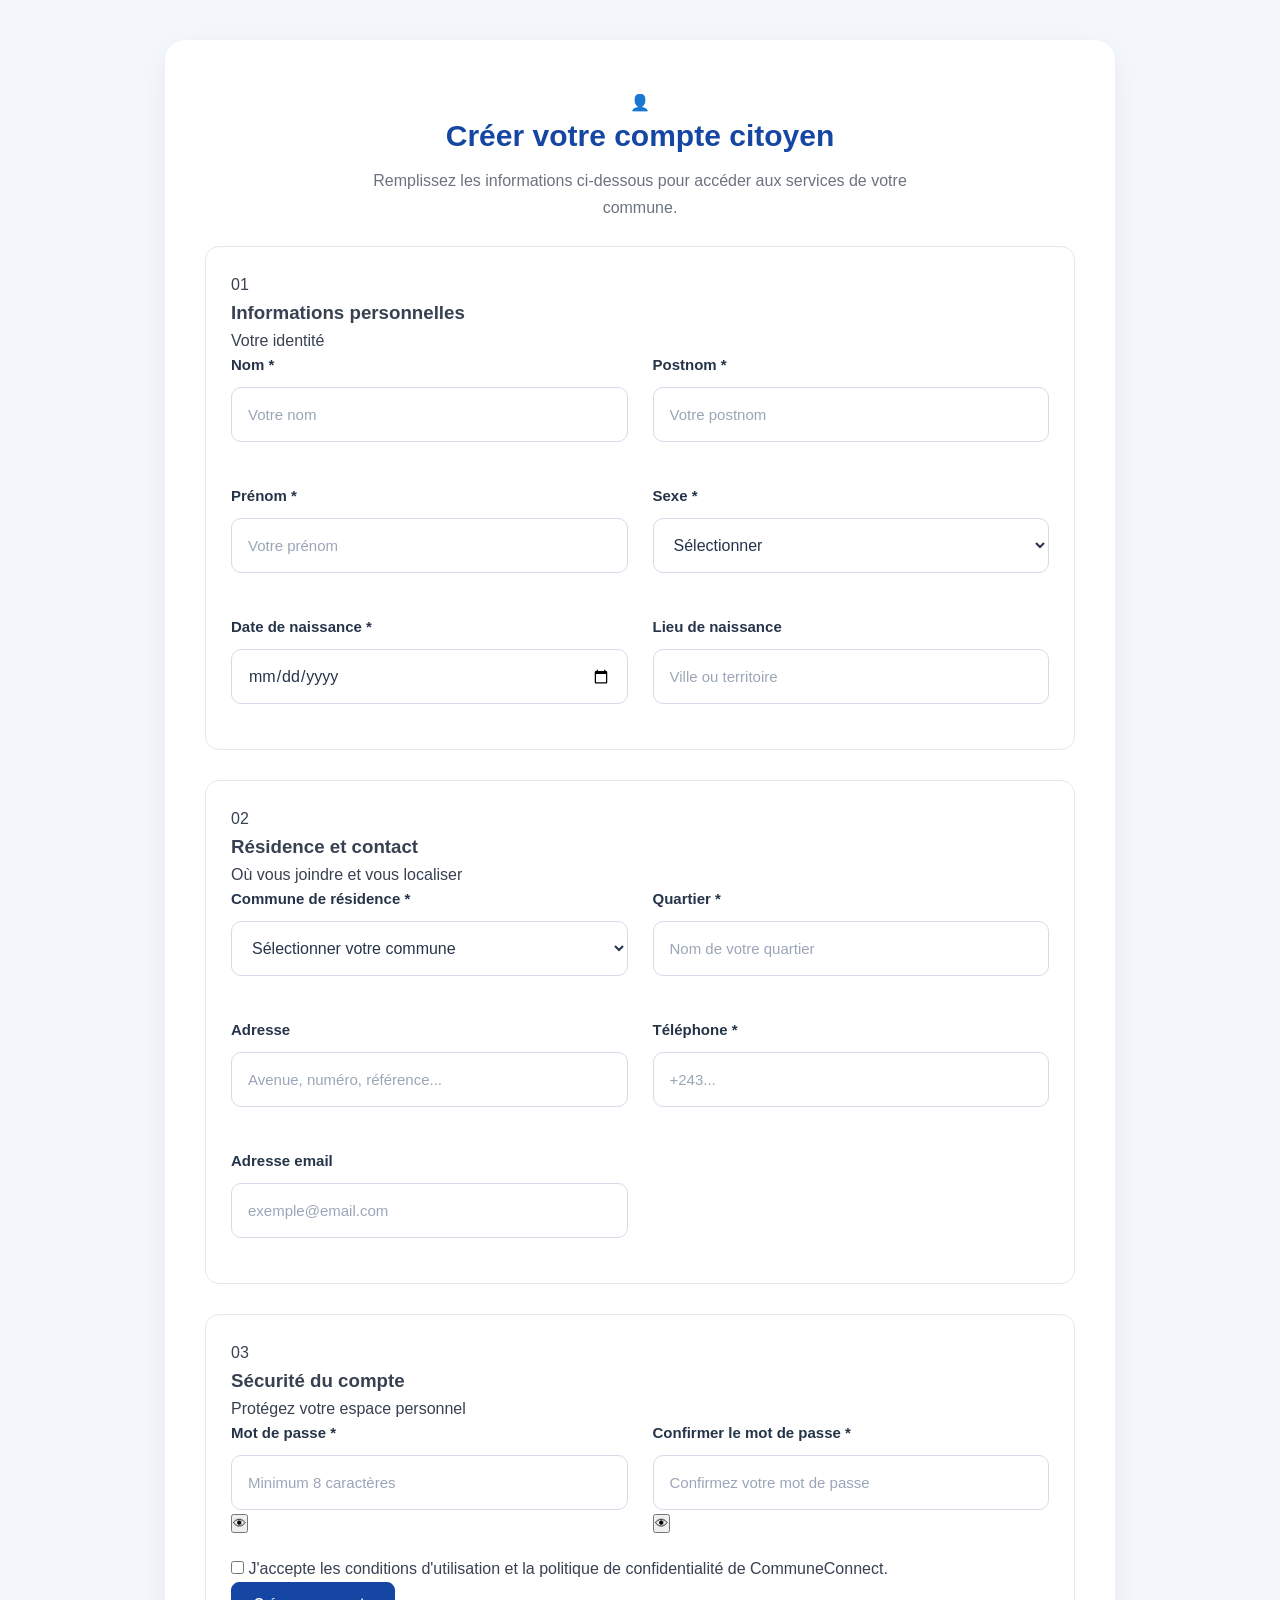
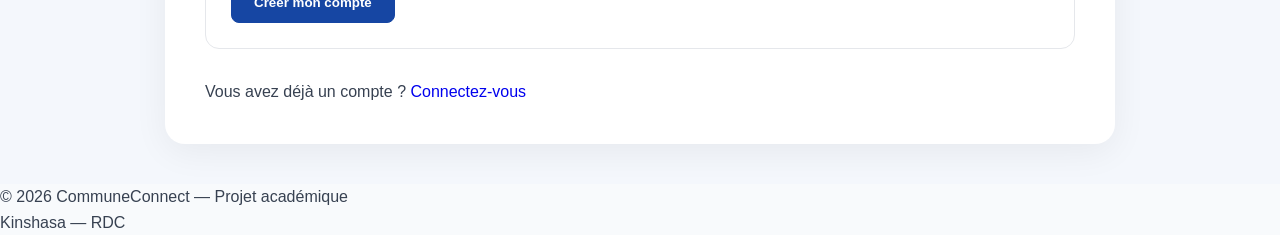
<file: pages/authentification/inscription.html>
<!doctype html>
<html lang="fr">
    <head>
        <meta charset="UTF-8" />

        <meta name="viewport" content="width=device-width, initial-scale=1.0" />

        <title>Créer un compte | CommuneConnect</title>

        <meta
            name="description"
            content="Créez votre compte citoyen CommuneConnect pour accéder aux services administratifs en ligne."
        />

        <link rel="stylesheet" href="../../css/reset.css" />
        <link rel="stylesheet" href="../../css/variables.css" />
        <link rel="stylesheet" href="../../css/main.css" />
        <link rel="stylesheet" href="../../css/pages/authentification.css" />
        <link rel="stylesheet" href="../../css/responsive.css" />
    </head>

    <body class="register-page">
        <!-- HEADER -->

        <header class="site-header">
            <div class="header-container"></div>
        </header>

        <!-- MAIN -->

        <main class="register-main">
            <div class="register-container">
                <!-- INTRODUCTION -->

                <div class="register-heading">
                    <div class="form-icon">👤</div>

                    <h1>Créer votre compte citoyen</h1>

                    <p>
                        Remplissez les informations ci-dessous pour accéder aux
                        services de votre commune.
                    </p>
                </div>

                <!-- FORMULAIRE -->

                <form id="registerForm">
                    <!-- SECTION A -->

                    <div class="form-section">
                        <div class="form-section-heading">
                            <span class="section-number">01</span>

                            <div>
                                <h3>Informations personnelles</h3>

                                <p>Votre identité</p>
                            </div>
                        </div>

                        <div class="form-grid">
                            <div class="form-group">
                                <label for="nom">
                                    Nom <span class="required">*</span>
                                </label>

                                <input
                                    type="text"
                                    id="nom"
                                    name="nom"
                                    placeholder="Votre nom"
                                    required
                                />
                            </div>

                            <div class="form-group">
                                <label for="postnom">
                                    Postnom <span class="required">*</span>
                                </label>

                                <input
                                    type="text"
                                    id="postnom"
                                    name="postnom"
                                    placeholder="Votre postnom"
                                    required
                                />
                            </div>

                            <div class="form-group">
                                <label for="prenom">
                                    Prénom <span class="required">*</span>
                                </label>

                                <input
                                    type="text"
                                    id="prenom"
                                    name="prenom"
                                    placeholder="Votre prénom"
                                    required
                                />
                            </div>

                            <div class="form-group">
                                <label for="sexe">
                                    Sexe <span class="required">*</span>
                                </label>

                                <select id="sexe" name="sexe" required>
                                    <option value="">Sélectionner</option>

                                    <option value="masculin">Masculin</option>

                                    <option value="feminin">Féminin</option>

                                    <option value="autre">
                                        Autre / Non précisé
                                    </option>
                                </select>
                            </div>

                            <div class="form-group">
                                <label for="dateNaissance">
                                    Date de naissance
                                    <span class="required">*</span>
                                </label>

                                <input
                                    type="date"
                                    id="dateNaissance"
                                    name="dateNaissance"
                                    required
                                />
                            </div>

                            <div class="form-group">
                                <label for="lieuNaissance">
                                    Lieu de naissance
                                </label>

                                <input
                                    type="text"
                                    id="lieuNaissance"
                                    name="lieuNaissance"
                                    placeholder="Ville ou territoire"
                                />
                            </div>
                        </div>
                    </div>

                    <!-- SECTION B -->

                    <div class="form-section">
                        <div class="form-section-heading">
                            <span class="section-number">02</span>

                            <div>
                                <h3>Résidence et contact</h3>

                                <p>Où vous joindre et vous localiser</p>
                            </div>
                        </div>

                        <div class="form-grid">
                            <div class="form-group">
                                <label for="commune">
                                    Commune de résidence
                                    <span class="required">*</span>
                                </label>

                                <select id="commune" name="commune" required>
                                    <option value="">
                                        Sélectionner votre commune
                                    </option>

                                    <option value="bandalungwa">
                                        Bandalungwa
                                    </option>

                                    <option value="barumbu">Barumbu</option>

                                    <option value="bumbu">Bumbu</option>

                                    <option value="gombe">Gombe</option>

                                    <option value="kalamu">Kalamu</option>

                                    <option value="kinshasa">Kinshasa</option>

                                    <option value="kasa-vubu">Kasa-Vubu</option>

                                    <option value="kimbanseke">
                                        Kimbanseke
                                    </option>

                                    <option value="kinsenso">Kinsenso</option>

                                    <option value="lemba">Lemba</option>

                                    <option value="limete">Limete</option>

                                    <option value="lingwala">Lingwala</option>

                                    <option value="makala">Makala</option>

                                    <option value="maluku">Maluku</option>

                                    <option value="masina">Masina</option>

                                    <option value="matete">Matete</option>

                                    <option value="mont-ngafula">
                                        Mont-Ngafula
                                    </option>

                                    <option value="ndjili">Ndjili</option>

                                    <option value="ngaba">Ngaba</option>

                                    <option value="ngaliema">Ngaliema</option>

                                    <option value="ngiri-ngiri">
                                        Ngiri-Ngiri
                                    </option>

                                    <option value="nsele">Nsele</option>

                                    <option value="selembao">Selembao</option>
                                </select>
                            </div>

                            <div class="form-group">
                                <label for="quartier">
                                    Quartier
                                    <span class="required">*</span>
                                </label>

                                <input
                                    type="text"
                                    id="quartier"
                                    name="quartier"
                                    placeholder="Nom de votre quartier"
                                    required
                                />
                            </div>

                            <div class="form-group full-width">
                                <label for="adresse"> Adresse </label>

                                <input
                                    type="text"
                                    id="adresse"
                                    name="adresse"
                                    placeholder="Avenue, numéro, référence..."
                                />
                            </div>

                            <div class="form-group">
                                <label for="telephone">
                                    Téléphone
                                    <span class="required">*</span>
                                </label>

                                <input
                                    type="tel"
                                    id="telephone"
                                    name="telephone"
                                    placeholder="+243..."
                                    required
                                />
                            </div>

                            <div class="form-group">
                                <label for="email"> Adresse email </label>

                                <input
                                    type="email"
                                    id="email"
                                    name="email"
                                    placeholder="exemple@email.com"
                                />
                            </div>
                        </div>
                    </div>

                    <!-- SECTION C -->

                    <div class="form-section">
                        <div class="form-section-heading">
                            <span class="section-number">03</span>

                            <div>
                                <h3>Sécurité du compte</h3>

                                <p>Protégez votre espace personnel</p>
                            </div>
                        </div>

                        <div class="form-grid">
                            <div class="form-group">
                                <label for="registerPassword">
                                    Mot de passe
                                    <span class="required">*</span>
                                </label>

                                <div class="password-field">
                                    <input
                                        type="password"
                                        id="registerPassword"
                                        name="password"
                                        placeholder="Minimum 8 caractères"
                                        minlength="8"
                                        required
                                    />

                                    <button
                                        type="button"
                                        class="password-toggle"
                                        data-target="registerPassword"
                                    >
                                        👁
                                    </button>
                                </div>
                            </div>

                            <div class="form-group">
                                <label for="confirmPassword">
                                    Confirmer le mot de passe
                                    <span class="required">*</span>
                                </label>

                                <div class="password-field">
                                    <input
                                        type="password"
                                        id="confirmPassword"
                                        name="confirmPassword"
                                        placeholder="Confirmez votre mot de passe"
                                        minlength="8"
                                        required
                                    />

                                    <button
                                        type="button"
                                        class="password-toggle"
                                        data-target="confirmPassword"
                                    >
                                        👁
                                    </button>
                                </div>
                            </div>
                        </div>

                        <!-- Conditions -->

                        <div class="terms-group">
                            <label>
                                <input
                                    type="checkbox"
                                    id="acceptTerms"
                                    required
                                />

                                <span>
                                    J'accepte les conditions d'utilisation et la
                                    politique de confidentialité de
                                    CommuneConnect.
                                </span>
                            </label>
                        </div>

                        <!-- Message -->

                        <div
                            id="registerMessage"
                            class="login-message"
                            role="alert"
                        ></div>

                        <!-- Bouton -->

                        <button
                            type="submit"
                            class="btn btn-primary register-button"
                        >
                            Créer mon compte
                        </button>
                    </div>
                </form>

                <!-- CONNEXION -->

                <div class="register-bottom">
                    Vous avez déjà un compte ?

                    <a href="connexion.html"> Connectez-vous </a>
                </div>
            </div>
        </main>

        <!-- FOOTER -->

        <footer class="auth-footer">
            <p>© 2026 CommuneConnect — Projet académique</p>

            <p>Kinshasa — RDC</p>
        </footer>

        <script src="../../js/pages/inscription.js"></script>
    </body>
</html>
</file>
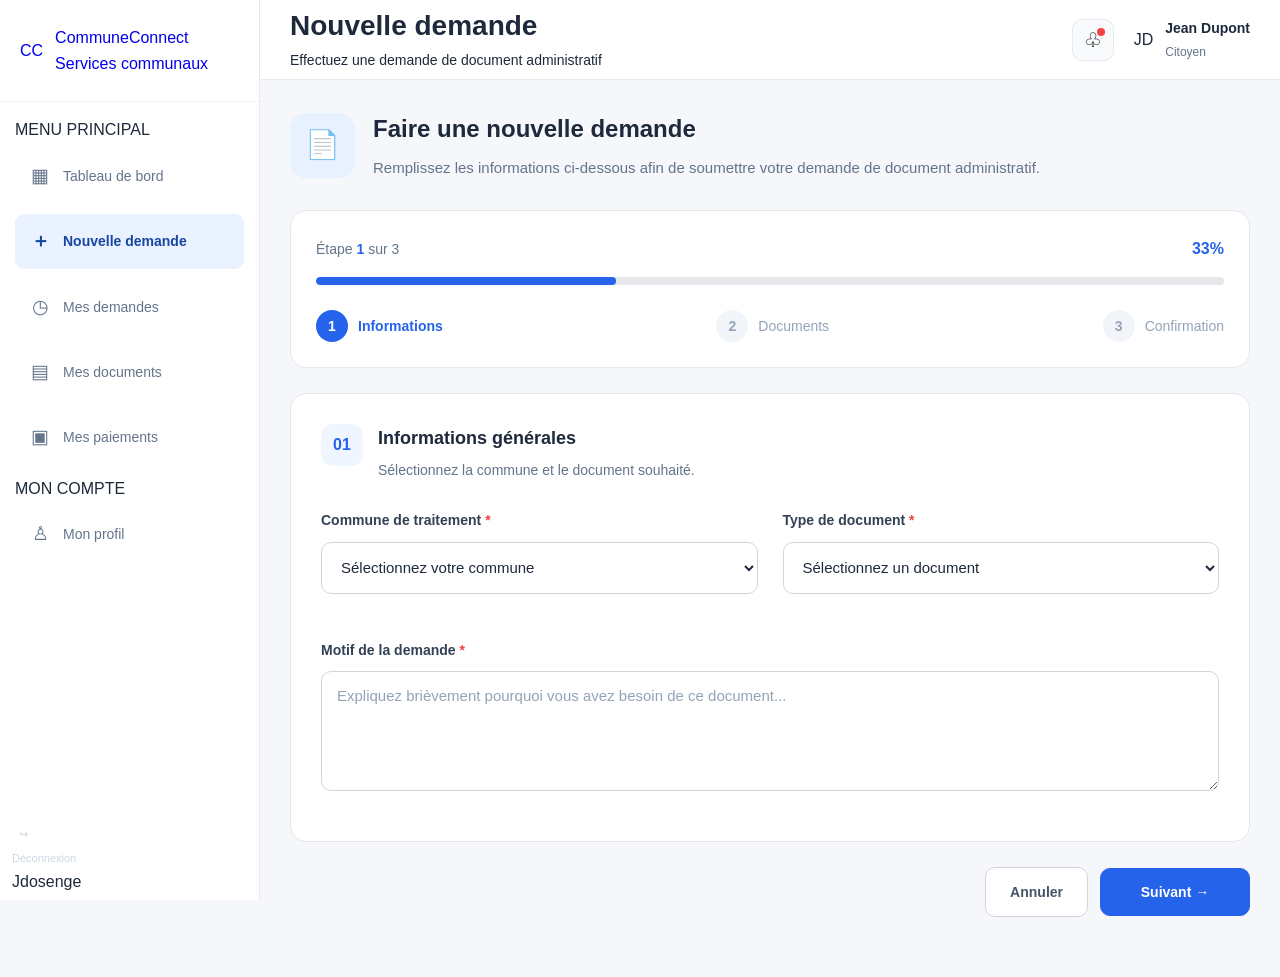
<file: pages/citoyen/nouvelle-demande.html>
<!doctype html>
<html lang="fr">
    <head>
        <meta charset="UTF-8" />
        <meta name="viewport" content="width=device-width, initial-scale=1.0" />

        <title>Nouvelle demande | CommuneConnect</title>

        <!-- CSS -->
        <link rel="stylesheet" href="../../css/reset.css" />
        <link rel="stylesheet" href="../../css/variables.css" />
        <link rel="stylesheet" href="../../css/main.css" />
        <link rel="stylesheet" href="../../css/components/sidebar.css" />
        <link rel="stylesheet" href="../../css/pages/citoyen.css" />
        <link rel="stylesheet" href="../../css/responsive.css" />
    </head>

    <body class="citizen-dashboard">
        <!-- SIDEBAR -->
        <aside class="sidebar" id="sidebar">
            <div class="sidebar-header">
                <a href="../../index.html" class="sidebar-brand">
                    <div class="brand-logo">CC</div>

                    <div class="brand-info">
                        <span class="brand-name">CommuneConnect</span>
                        <span class="brand-subtitle">Services communaux</span>
                    </div>
                </a>
            </div>

            <nav class="sidebar-navigation">
                <span class="nav-section-title">MENU PRINCIPAL</span>

                <a href="tableau-de-bord.html" class="nav-link">
                    <span class="nav-icon">▦</span>
                    <span>Tableau de bord</span>
                </a>

                <a href="nouvelle-demande.html" class="nav-link active">
                    <span class="nav-icon">＋</span>
                    <span>Nouvelle demande</span>
                </a>

                <a href="suivi-demandes.html" class="nav-link">
                    <span class="nav-icon">◷</span>
                    <span>Mes demandes</span>
                </a>

                <a href="mes-documents.html" class="nav-link">
                    <span class="nav-icon">▤</span>
                    <span>Mes documents</span>
                </a>

                <a href="paiements.html" class="nav-link">
                    <span class="nav-icon">▣</span>
                    <span>Mes paiements</span>
                </a>

                <span class="nav-section-title">MON COMPTE</span>

                <a href="profil.html" class="nav-link">
                    <span class="nav-icon">♙</span>
                    <span>Mon profil</span>
                </a>
            </nav>

            <div class="sidebar-footer">
                <a
                    href="../authentification/connexion.html"
                    class="logout-link"
                >
                    <span class="nav-icon">↪</span>
                    <span>Déconnexion</span>
                </a>

                <div class="sidebar-version">Jdosenge</div>
            </div>
        </aside>

        <!-- CONTENU PRINCIPAL -->
        <main class="dashboard-main">
            <!-- HEADER -->
            <header class="dashboard-header">
                <div class="header-left">
                    <button
                        class="sidebar-toggle"
                        id="sidebarToggle"
                        aria-label="Ouvrir le menu"
                        aria-expanded="false"
                        aria-controls="sidebar"
                    >
                        ☰
                    </button>

                    <div class="header-title">
                        <h1>Nouvelle demande</h1>
                        <p>Effectuez une demande de document administratif</p>
                    </div>
                </div>

                <div class="header-right">
                    <button
                        class="notification-button"
                        aria-label="Notifications"
                    >
                        ♧
                        <span class="notification-dot"></span>
                    </button>

                    <div class="header-profile">
                        <div class="profile-avatar">JD</div>

                        <div class="profile-info">
                            <span class="profile-name">Jean Dupont</span>
                            <span class="profile-role">Citoyen</span>
                        </div>
                    </div>
                </div>
            </header>

            <!-- CONTENU -->
            <section class="request-page-content">
                <!-- INTRODUCTION -->
                <div class="request-introduction">
                    <div class="request-intro-icon">📄</div>

                    <div>
                        <h2>Faire une nouvelle demande</h2>

                        <p>
                            Remplissez les informations ci-dessous afin de
                            soumettre votre demande de document administratif.
                        </p>
                    </div>
                </div>

                <!-- BARRE DE PROGRESSION -->
                <div class="request-progress-card">
                    <div class="progress-header">
                        <span class="progress-label">
                            Étape <strong id="currentStep">1</strong> sur 3
                        </span>

                        <span
                            class="progress-percentage"
                            id="progressPercentage"
                        >
                            33%
                        </span>
                    </div>

                    <div class="progress-bar">
                        <div
                            class="progress-bar-fill"
                            id="progressBarFill"
                        ></div>
                    </div>

                    <div class="progress-steps">
                        <div class="progress-step active">
                            <span class="step-number">1</span>
                            <span>Informations</span>
                        </div>

                        <div class="progress-step">
                            <span class="step-number">2</span>
                            <span>Documents</span>
                        </div>

                        <div class="progress-step">
                            <span class="step-number">3</span>
                            <span>Confirmation</span>
                        </div>
                    </div>
                </div>

                <!-- FORMULAIRE -->
                <form id="requestForm" class="request-form">
                    <!-- SECTION 1 -->
                    <div class="form-section form-step active" id="step1">
                        <div class="form-section-header">
                            <div class="section-number">01</div>

                            <div>
                                <h3>Informations générales</h3>

                                <p>
                                    Sélectionnez la commune et le document
                                    souhaité.
                                </p>
                            </div>
                        </div>

                        <div class="form-grid">
                            <!-- COMMUNE -->
                            <div class="form-group">
                                <label for="commune">
                                    Commune de traitement
                                    <span class="required">*</span>
                                </label>

                                <select id="commune" name="commune" required>
                                    <option value="">
                                        Sélectionnez votre commune
                                    </option>

                                    <option value="Gombe">Gombe</option>
                                    <option value="Barumbu">Barumbu</option>
                                    <option value="Kinshasa">Kinshasa</option>
                                    <option value="Lingwala">Lingwala</option>
                                    <option value="Kasa-Vubu">Kasa-Vubu</option>
                                    <option value="Ngiri-Ngiri">
                                        Ngiri-Ngiri
                                    </option>
                                    <option value="Kalamu">Kalamu</option>
                                    <option value="Bandalungwa">
                                        Bandalungwa
                                    </option>
                                    <option value="Selembao">Selembao</option>
                                    <option value="Bumbu">Bumbu</option>
                                    <option value="Makala">Makala</option>
                                    <option value="Ngaba">Ngaba</option>
                                    <option value="Lemba">Lemba</option>
                                    <option value="Matete">Matete</option>
                                    <option value="Limete">Limete</option>
                                    <option value="Kisenso">Kisenso</option>
                                    <option value="Mont-Ngafula">
                                        Mont-Ngafula
                                    </option>
                                    <option value="Ndjili">Ndjili</option>
                                    <option value="Kimbanseke">
                                        Kimbanseke
                                    </option>
                                    <option value="Masina">Masina</option>
                                    <option value="Nsele">Nsele</option>
                                    <option value="Maluku">Maluku</option>
                                    <option value="Ngaliema">Ngaliema</option>
                                    <option value="Kintambo">Kintambo</option>
                                </select>
                            </div>

                            <!-- TYPE DE DOCUMENT -->
                            <div class="form-group">
                                <label for="documentType">
                                    Type de document
                                    <span class="required">*</span>
                                </label>

                                <select
                                    id="documentType"
                                    name="documentType"
                                    required
                                >
                                    <option value="">
                                        Sélectionnez un document
                                    </option>

                                    <option
                                        value="acte-naissance"
                                        data-price="23000"
                                    >
                                        Acte de naissance
                                    </option>

                                    <option
                                        value="attestation-residence"
                                        data-price="23000"
                                    >
                                        Attestation de résidence
                                    </option>

                                    <option
                                        value="certificat-celibat"
                                        data-price="20000"
                                    >
                                        Certificat de célibat
                                    </option>

                                    <option
                                        value="attestation-perte"
                                        data-price="23000"
                                    >
                                        Attestation de perte
                                    </option>

                                    <option
                                        value="certificat-vie"
                                        data-price="23000"
                                    >
                                        Certificat de vie
                                    </option>

                                    <option
                                        value="composition-familiale"
                                        data-price="15000"
                                    >
                                        Attestation de composition familiale
                                    </option>
                                </select>
                            </div>

                            <!-- MOTIF -->
                            <div class="form-group form-group-full">
                                <label for="requestReason">
                                    Motif de la demande
                                    <span class="required">*</span>
                                </label>

                                <textarea
                                    id="requestReason"
                                    name="requestReason"
                                    rows="4"
                                    placeholder="Expliquez brièvement pourquoi vous avez besoin de ce document..."
                                    required
                                ></textarea>
                            </div>
                        </div>
                    </div>

                    <!-- SECTION 2 -->
                    <div class="form-section form-step" id="step2">
                        <div class="form-section-header">
                            <div class="section-number">02</div>

                            <div>
                                <h3>Pièces justificatives</h3>

                                <p>
                                    Ajoutez les fichiers nécessaires au
                                    traitement de votre demande.
                                </p>
                            </div>
                        </div>

                        <div class="upload-information">
                            <div class="upload-info-icon">ℹ</div>

                            <p>
                                Les fichiers acceptés sont PDF, JPG et PNG. La
                                taille maximale autorisée est de 5 Mo par
                                fichier.
                            </p>
                        </div>

                        <div class="upload-area" id="uploadArea">
                            <input
                                type="file"
                                id="supportingDocuments"
                                name="supportingDocuments"
                                accept=".pdf,.jpg,.jpeg,.png"
                                multiple
                                hidden
                            />

                            <div class="upload-icon">⇧</div>

                            <h4>Ajouter vos pièces justificatives</h4>

                            <p>
                                Glissez vos fichiers ici ou cliquez pour
                                parcourir
                            </p>

                            <button
                                type="button"
                                class="upload-button"
                                id="uploadButton"
                            >
                                Choisir des fichiers
                            </button>
                        </div>

                        <!-- LISTE DES FICHIERS -->
                        <div class="uploaded-files" id="uploadedFiles"></div>

                        <div class="form-group">
                            <label for="additionalInformation">
                                Informations supplémentaires
                            </label>

                            <textarea
                                id="additionalInformation"
                                name="additionalInformation"
                                rows="3"
                                placeholder="Ajoutez des informations complémentaires si nécessaire..."
                            ></textarea>
                        </div>
                    </div>

                    <!-- SECTION 3 : RÉCAPITULATIF -->
                    <div class="form-section form-step" id="step3">
                        <div class="form-section-header">
                            <div class="section-number">03</div>

                            <div>
                                <h3>Récapitulatif de la demande</h3>

                                <p>
                                    Vérifiez les informations avant de
                                    continuer.
                                </p>
                            </div>
                        </div>

                        <div class="request-summary">
                            <div class="summary-row">
                                <span>Commune</span>

                                <strong id="summaryCommune">
                                    Non sélectionnée
                                </strong>
                            </div>

                            <div class="summary-row">
                                <span>Document demandé</span>

                                <strong id="summaryDocument">
                                    Non sélectionné
                                </strong>
                            </div>

                            <div class="summary-row">
                                <span>Pièces jointes</span>

                                <strong id="summaryFiles"> 0 fichier </strong>
                            </div>

                            <div class="summary-divider"></div>

                            <div class="summary-total">
                                <span>Frais estimatifs</span>

                                <strong id="summaryPrice"> 0 FC </strong>
                            </div>
                        </div>

                        <div class="payment-notice">
                            <span class="notice-icon">ℹ</span>

                            <p>
                                Le paiement sera effectué après la validation
                                des informations de votre demande.
                            </p>
                        </div>
                    </div>

                    <!-- BOUTONS -->
                    <!-- NAVIGATION ENTRE LES ÉTAPES -->

                    <!-- ==========================================
     MODAL DE CONFIRMATION
========================================== -->

                    <div class="success-overlay" id="successOverlay">
                        <div class="success-modal">
                            <div class="success-icon">✓</div>

                            <h2>Demande enregistrée !</h2>

                            <p class="success-message">
                                Votre demande a été enregistrée avec succès.
                                Vous pourrez suivre son évolution depuis votre
                                espace citoyen.
                            </p>

                            <div class="reference-box">
                                <span>Numéro de référence</span>

                                <strong id="requestReference">
                                    CC-KIN-2026-000001
                                </strong>

                                <button type="button" id="copyReference">
                                    Copier la référence
                                </button>
                            </div>

                            <div class="success-details">
                                <div class="success-detail-row">
                                    <span>Document</span>
                                    <strong id="successDocument">-</strong>
                                </div>

                                <div class="success-detail-row">
                                    <span>Commune</span>
                                    <strong id="successCommune">-</strong>
                                </div>

                                <div class="success-detail-row">
                                    <span>Frais estimatifs</span>
                                    <strong id="successPrice">-</strong>
                                </div>
                            </div>

                            <div class="success-actions">
                                <a
                                    href="tableau-de-bord.html"
                                    class="success-dashboard-button"
                                >
                                    Retour au tableau de bord
                                </a>

                                <a
                                    href="suivi-demandes.html"
                                    class="success-follow-button"
                                >
                                    Suivre ma demande
                                </a>
                            </div>

                            <p class="success-footer">
                                Conservez votre numéro de référence pour le
                                suivi.
                            </p>
                        </div>
                    </div>
                    <div class="form-actions">
                        <button
                            type="button"
                            class="btn-cancel"
                            id="previousStep"
                            style="display: none"
                        >
                            ← Précédent
                        </button>

                        <a
                            href="tableau-de-bord.html"
                            class="btn-cancel"
                            id="cancelRequest"
                        >
                            Annuler
                        </a>

                        <button type="button" class="btn-primary" id="nextStep">
                            Suivant →
                        </button>

                        <button
                            type="submit"
                            class="btn-primary"
                            id="confirmRequest"
                            formnovalidate
                            style="display: none"
                        >
                            Confirmer la demande
                        </button>
                    </div>
                </form>
            </section>
        </main>

        <!-- JAVASCRIPT -->
        <script src="../../js/pages/citoyen.js"></script>
        <script src="../../js/pages/nouvelle-demande.js"></script>
    </body>
</html>
</file>
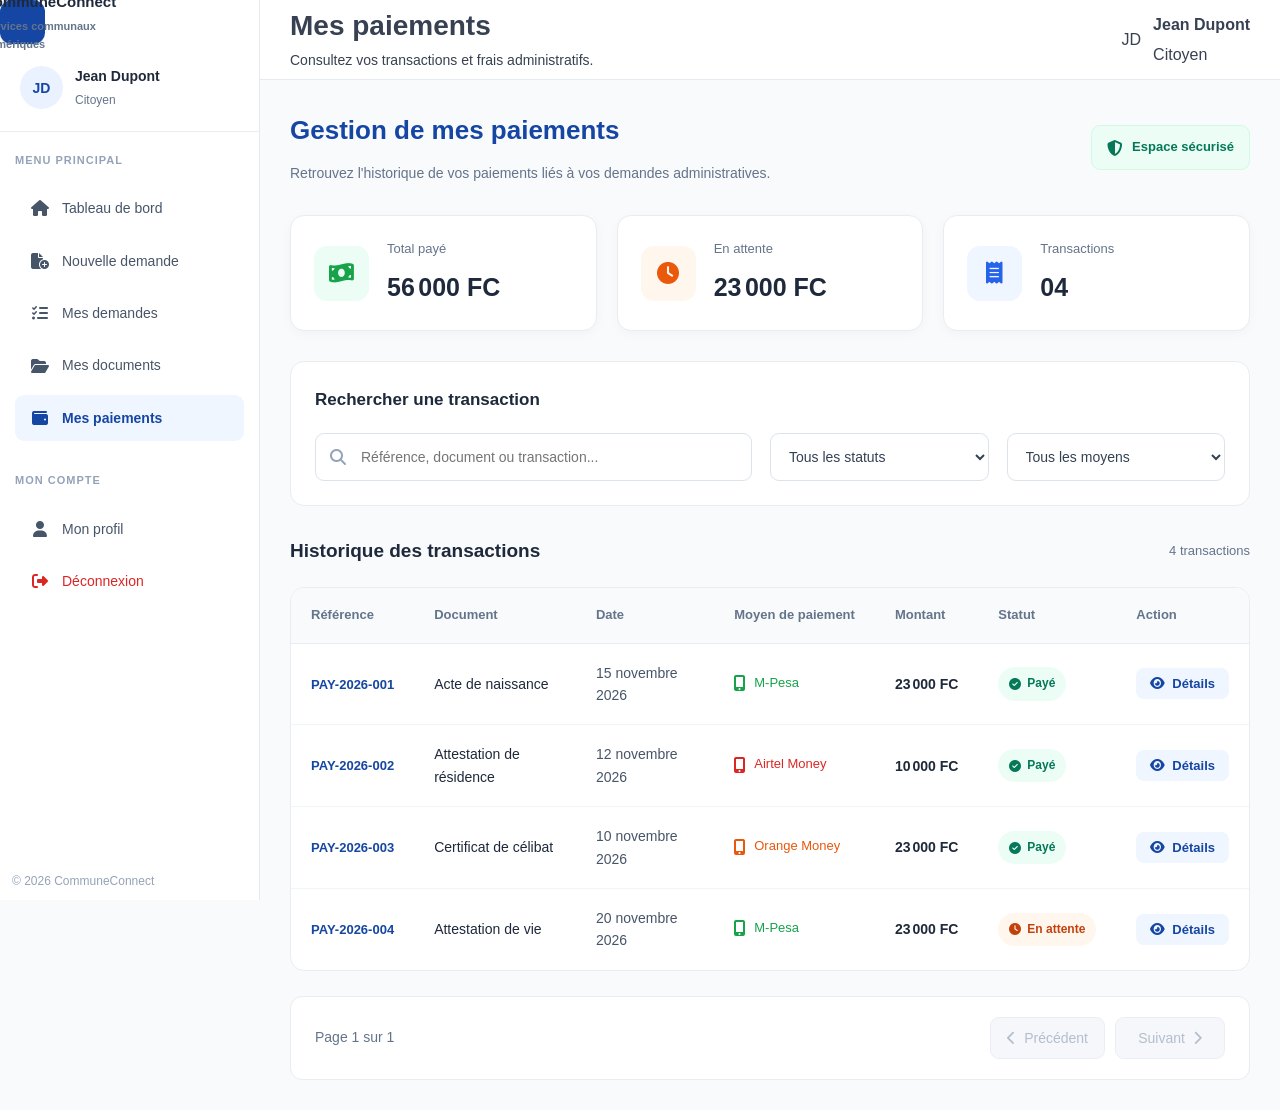
<file: pages/citoyen/paiements.html>
<!doctype html>
<html lang="fr">
    <head>
        <meta charset="UTF-8" />
        <meta name="viewport" content="width=device-width, initial-scale=1.0" />

        <title>Mes paiements | CommuneConnect</title>

        <!-- CSS -->
        <link rel="stylesheet" href="../../css/reset.css" />
        <link rel="stylesheet" href="../../css/variables.css" />
        <link rel="stylesheet" href="../../css/main.css" />
        <link rel="stylesheet" href="../../css/components/sidebar.css" />
        <link rel="stylesheet" href="../../css/pages/citoyen.css" />
        <link rel="stylesheet" href="../../css/responsive.css" />

        <!-- Font Awesome -->
        <link
            rel="stylesheet"
            href="https://cdnjs.cloudflare.com/ajax/libs/font-awesome/6.5.0/css/all.min.css"
        />
    </head>

    <body>
        <div class="dashboard-layout">
            <!-- =========================================
         SIDEBAR
    ========================================== -->

            <aside class="sidebar" id="sidebar">
                <!-- LOGO -->
                <div class="sidebar-logo">
                    <a href="../../index.html" class="logo-link">
                        <span class="logo-icon">CC</span>

                        <div class="logo-text">
                            <strong>CommuneConnect</strong>
                            <small>Services communaux numériques</small>
                        </div>
                    </a>
                </div>

                <!-- UTILISATEUR -->
                <div class="sidebar-user">
                    <div class="user-avatar">JD</div>

                    <div class="user-info">
                        <strong>Jean Dupont</strong>
                        <span>Citoyen</span>
                    </div>
                </div>

                <!-- NAVIGATION -->
                <nav class="sidebar-navigation">
                    <span class="sidebar-section-title"> Menu principal </span>

                    <a href="tableau-de-bord.html" class="sidebar-link">
                        <i class="fas fa-home"></i>
                        <span>Tableau de bord</span>
                    </a>

                    <a href="nouvelle-demande.html" class="sidebar-link">
                        <i class="fas fa-file-circle-plus"></i>
                        <span>Nouvelle demande</span>
                    </a>

                    <a href="suivi-demandes.html" class="sidebar-link">
                        <i class="fas fa-list-check"></i>
                        <span>Mes demandes</span>
                    </a>

                    <a href="mes-documents.html" class="sidebar-link">
                        <i class="fas fa-folder-open"></i>
                        <span>Mes documents</span>
                    </a>

                    <a href="paiements.html" class="sidebar-link active">
                        <i class="fas fa-wallet"></i>
                        <span>Mes paiements</span>
                    </a>

                    <span class="sidebar-section-title"> Mon compte </span>

                    <a href="profil.html" class="sidebar-link">
                        <i class="fas fa-user"></i>
                        <span>Mon profil</span>
                    </a>

                    <a
                        href="../../index.html"
                        class="sidebar-link sidebar-logout"
                    >
                        <i class="fas fa-sign-out-alt"></i>
                        <span>Déconnexion</span>
                    </a>
                </nav>

                <!-- FOOTER SIDEBAR -->
                <div class="sidebar-footer">
                    <p>© 2026 CommuneConnect</p>
                </div>
            </aside>

            <!-- =========================================
         CONTENU PRINCIPAL
    ========================================== -->

            <main class="dashboard-main">
                <!-- HEADER -->
                <header class="dashboard-header">
                    <div class="header-left">
                        <button
                            class="sidebar-toggle"
                            id="sidebarToggle"
                            aria-label="Ouvrir le menu"
                        >
                            <i class="fas fa-bars"></i>
                        </button>

                        <div class="header-title">
                            <h1>Mes paiements</h1>

                            <p>
                                Consultez vos transactions et frais
                                administratifs.
                            </p>
                        </div>
                    </div>

                    <div class="header-right">
                        <div class="header-profile">
                            <div class="profile-avatar">JD</div>

                            <div class="profile-info">
                                <strong>Jean Dupont</strong>
                                <span>Citoyen</span>
                            </div>
                        </div>
                    </div>
                </header>

                <!-- =====================================
             PAGE CONTENT
        ====================================== -->

                <section class="citizen-content payments-page-content">
                    <!-- INTRODUCTION -->
                    <div class="payments-introduction">
                        <div>
                            <h2>Gestion de mes paiements</h2>

                            <p>
                                Retrouvez l'historique de vos paiements liés à
                                vos demandes administratives.
                            </p>
                        </div>

                        <div class="payment-security-info">
                            <i class="fas fa-shield-halved"></i>

                            <span> Espace sécurisé </span>
                        </div>
                    </div>

                    <!-- =================================
                 STATISTIQUES
            ================================== -->

                    <div class="payments-statistics">
                        <!-- TOTAL PAYÉ -->
                        <div class="payment-stat-card">
                            <div class="payment-stat-icon total-paid-icon">
                                <i class="fas fa-money-bill-wave"></i>
                            </div>

                            <div class="payment-stat-info">
                                <span>Total payé</span>
                                <strong id="totalPaid">46000</strong>
                            </div>
                        </div>

                        <!-- EN ATTENTE -->
                        <div class="payment-stat-card">
                            <div class="payment-stat-icon pending-payment-icon">
                                <i class="fas fa-clock"></i>
                            </div>

                            <div class="payment-stat-info">
                                <span>En attente</span>
                                <strong id="totalPending"> 23000</strong>
                            </div>
                        </div>

                        <!-- TRANSACTIONS -->
                        <div class="payment-stat-card">
                            <div class="payment-stat-icon transactions-icon">
                                <i class="fas fa-receipt"></i>
                            </div>

                            <div class="payment-stat-info">
                                <span>Transactions</span>
                                <strong id="totalTransactions"> 04 </strong>
                            </div>
                        </div>
                    </div>

                    <!-- =================================
                 FILTRES
            ================================== -->

                    <div class="payments-filter-card">
                        <div class="payments-filter-header">
                            <h3>Rechercher une transaction</h3>
                        </div>

                        <div class="payments-filters">
                            <!-- RECHERCHE -->
                            <div class="payments-search-box">
                                <i
                                    class="fas fa-search payments-search-icon"
                                ></i>

                                <input
                                    type="search"
                                    id="paymentSearch"
                                    placeholder="Référence, document ou transaction..."
                                />
                            </div>

                            <!-- STATUT -->
                            <select id="paymentStatusFilter">
                                <option value="all">Tous les statuts</option>

                                <option value="paid">Payé</option>

                                <option value="pending">En attente</option>

                                <option value="failed">Échoué</option>
                            </select>

                            <!-- MODE DE PAIEMENT -->
                            <select id="paymentMethodFilter">
                                <option value="all">Tous les moyens</option>

                                <option value="mpesa">M-Pesa</option>

                                <option value="airtel">Airtel Money</option>

                                <option value="orange">Orange Money</option>

                                <option value="card">Carte bancaire</option>
                            </select>
                        </div>
                    </div>

                    <!-- =================================
                 HISTORIQUE
            ================================== -->

                    <div class="payments-history-section">
                        <div class="payments-history-header">
                            <h3>Historique des transactions</h3>

                            <span id="paymentsCount"> 4 transactions </span>
                        </div>

                        <!-- TABLEAU -->
                        <div class="payments-table-container">
                            <div class="payments-table-wrapper">
                                <table class="payments-table">
                                    <thead>
                                        <tr>
                                            <th>Référence</th>
                                            <th>Document</th>
                                            <th>Date</th>
                                            <th>Moyen de paiement</th>
                                            <th>Montant</th>
                                            <th>Statut</th>
                                            <th>Action</th>
                                        </tr>
                                    </thead>

                                    <tbody id="paymentsTableBody">
                                        <!-- JavaScript -->
                                    </tbody>
                                </table>
                            </div>

                            <!-- ÉTAT VIDE -->
                            <div class="payments-empty" id="paymentsEmpty">
                                <div class="payments-empty-icon">
                                    <i class="fas fa-receipt"></i>
                                </div>

                                <h3>Aucune transaction trouvée</h3>

                                <p>
                                    Aucune transaction ne correspond à votre
                                    recherche.
                                </p>
                            </div>
                        </div>

                        <!-- PAGINATION -->
                        <div class="payments-pagination">
                            <span id="paymentsPageInformation">
                                Page 1 sur 1
                            </span>

                            <div class="payments-pagination-buttons">
                                <button
                                    type="button"
                                    id="paymentsPreviousPage"
                                    disabled
                                >
                                    <i class="fas fa-chevron-left"></i>
                                    Précédent
                                </button>

                                <button type="button" id="paymentsNextPage">
                                    Suivant
                                    <i class="fas fa-chevron-right"></i>
                                </button>
                            </div>
                        </div>
                    </div>
                </section>
            </main>
        </div>

        <!-- =========================================
     MODAL DÉTAILS TRANSACTION
========================================== -->

        <div class="payment-details-overlay" id="paymentDetailsOverlay">
            <div class="payment-details-modal">
                <div class="payment-modal-header">
                    <h2>Détails du paiement</h2>

                    <button
                        type="button"
                        class="payment-modal-close"
                        id="closePaymentDetails"
                        aria-label="Fermer"
                    >
                        <i class="fas fa-times"></i>
                    </button>
                </div>

                <div class="payment-details-content" id="paymentDetailsContent">
                    <!-- JavaScript -->
                </div>
            </div>
        </div>

        <!-- =========================================
     JAVASCRIPT
========================================== -->

        <script src="../../js/pages/citoyen.js"></script>
        <script src="../../js/pages/paiements.js"></script>
    </body>
</html>
</file>
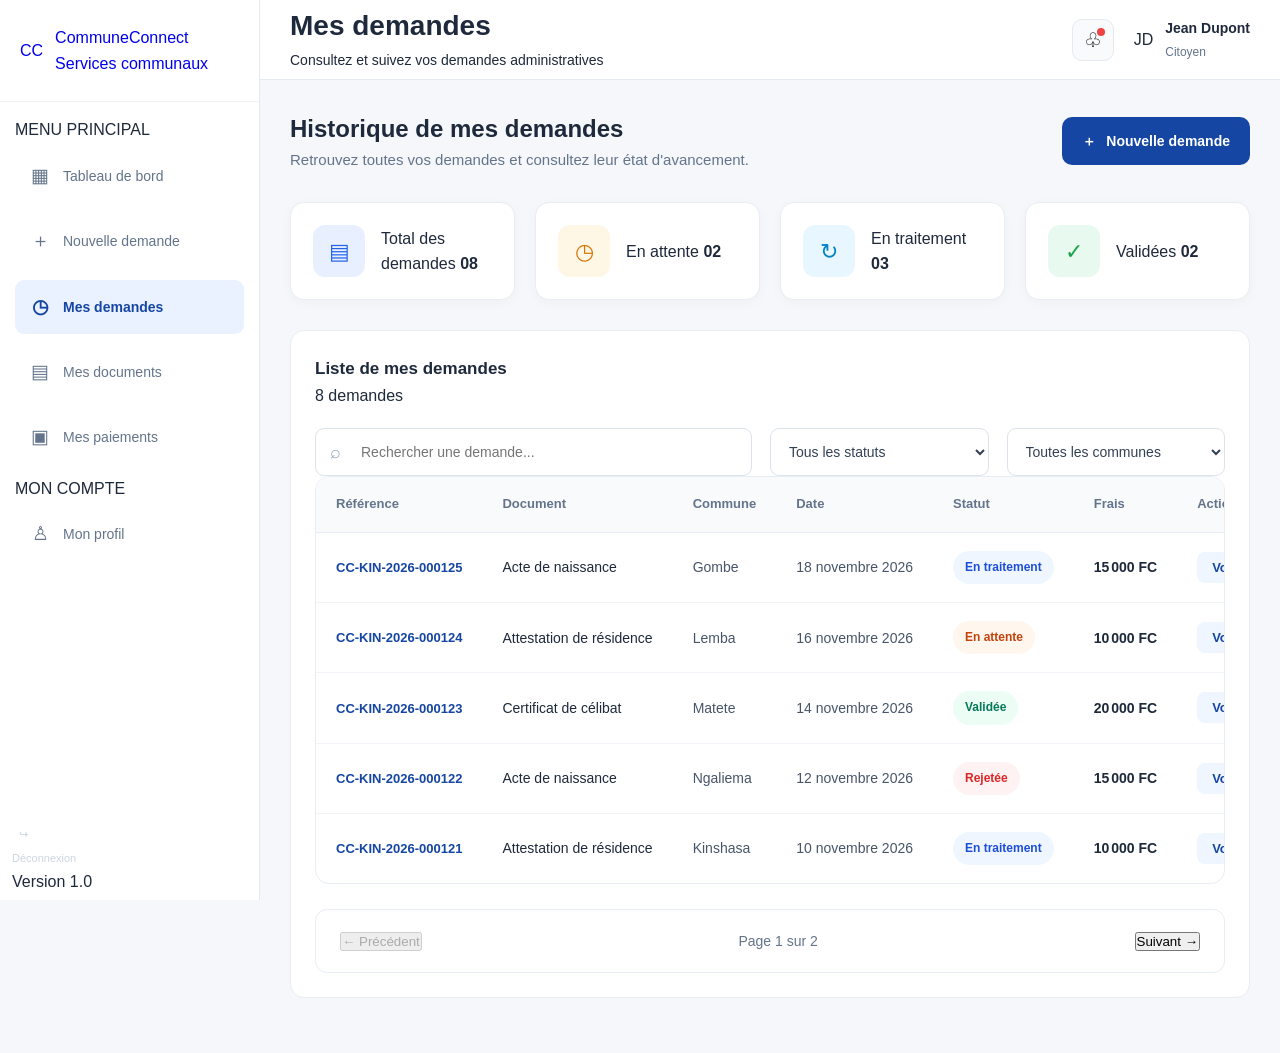
<file: pages/citoyen/suivi-demandes.html>
<!doctype html>
<html lang="fr">
    <head>
        <meta charset="UTF-8" />
        <meta name="viewport" content="width=device-width, initial-scale=1.0" />

        <title>Mes demandes | CommuneConnect</title>

        <link rel="stylesheet" href="../../css/reset.css" />
        <link rel="stylesheet" href="../../css/variables.css" />
        <link rel="stylesheet" href="../../css/main.css" />
        <link rel="stylesheet" href="../../css/components/sidebar.css" />
        <link rel="stylesheet" href="../../css/pages/citoyen.css" />
        <link rel="stylesheet" href="../../css/responsive.css" />
    </head>

    <body class="citizen-dashboard">
        <!-- SIDEBAR -->
        <aside class="sidebar" id="sidebar">
            <div class="sidebar-header">
                <a href="../../index.html" class="sidebar-brand">
                    <div class="brand-logo">CC</div>

                    <div class="brand-info">
                        <span class="brand-name">CommuneConnect</span>
                        <span class="brand-subtitle">Services communaux</span>
                    </div>
                </a>
            </div>

            <nav class="sidebar-navigation">
                <span class="nav-section-title">MENU PRINCIPAL</span>

                <a href="tableau-de-bord.html" class="nav-link">
                    <span class="nav-icon">▦</span>
                    <span>Tableau de bord</span>
                </a>

                <a href="nouvelle-demande.html" class="nav-link">
                    <span class="nav-icon">＋</span>
                    <span>Nouvelle demande</span>
                </a>

                <a href="suivi-demandes.html" class="nav-link active">
                    <span class="nav-icon">◷</span>
                    <span>Mes demandes</span>
                </a>

                <a href="mes-documents.html" class="nav-link">
                    <span class="nav-icon">▤</span>
                    <span>Mes documents</span>
                </a>

                <a href="paiements.html" class="nav-link">
                    <span class="nav-icon">▣</span>
                    <span>Mes paiements</span>
                </a>

                <span class="nav-section-title">MON COMPTE</span>

                <a href="profil.html" class="nav-link">
                    <span class="nav-icon">♙</span>
                    <span>Mon profil</span>
                </a>
            </nav>

            <div class="sidebar-footer">
                <a
                    href="../authentification/connexion.html"
                    class="logout-link"
                >
                    <span class="nav-icon">↪</span>
                    <span>Déconnexion</span>
                </a>

                <div class="sidebar-version">Version 1.0</div>
            </div>
        </aside>

        <!-- CONTENU PRINCIPAL -->
        <main class="dashboard-main">
            <!-- HEADER -->
            <header class="dashboard-header">
                <div class="header-left">
                    <button
                        class="sidebar-toggle"
                        id="sidebarToggle"
                        aria-label="Ouvrir le menu"
                        aria-expanded="false"
                        aria-controls="sidebar"
                    >
                        ☰
                    </button>

                    <div class="header-title">
                        <h1>Mes demandes</h1>
                        <p>Consultez et suivez vos demandes administratives</p>
                    </div>
                </div>

                <div class="header-right">
                    <button
                        class="notification-button"
                        aria-label="Notifications"
                    >
                        ♧
                        <span class="notification-dot"></span>
                    </button>

                    <div class="header-profile">
                        <div class="profile-avatar">JD</div>

                        <div class="profile-info">
                            <span class="profile-name">Jean Dupont</span>
                            <span class="profile-role">Citoyen</span>
                        </div>
                    </div>
                </div>
            </header>

            <!-- CONTENU -->
            <section class="requests-page-content">
                <!-- INTRODUCTION -->
                <div class="requests-introduction">
                    <div>
                        <h2>Historique de mes demandes</h2>

                        <p>
                            Retrouvez toutes vos demandes et consultez leur état
                            d'avancement.
                        </p>
                    </div>

                    <a href="nouvelle-demande.html" class="new-request-button">
                        <span>＋</span>
                        Nouvelle demande
                    </a>
                </div>

                <!-- STATISTIQUES -->
                <div class="requests-statistics">
                    <div class="request-stat-card">
                        <div class="request-stat-icon total-icon">▤</div>

                        <div>
                            <span>Total des demandes</span>
                            <strong id="totalRequests">08</strong>
                        </div>
                    </div>

                    <div class="request-stat-card">
                        <div class="request-stat-icon pending-icon">◷</div>

                        <div>
                            <span>En attente</span>
                            <strong id="pendingRequests">02</strong>
                        </div>
                    </div>

                    <div class="request-stat-card">
                        <div class="request-stat-icon processing-icon">↻</div>

                        <div>
                            <span>En traitement</span>
                            <strong id="processingRequests">03</strong>
                        </div>
                    </div>

                    <div class="request-stat-card">
                        <div class="request-stat-icon approved-icon">✓</div>

                        <div>
                            <span>Validées</span>
                            <strong id="approvedRequests">02</strong>
                        </div>
                    </div>
                </div>

                <!-- FILTRES -->
                <div class="requests-filter-card">
                    <div class="requests-filter-header">
                        <h3>Liste de mes demandes</h3>

                        <span id="requestsCount">8 demandes</span>
                    </div>

                    <div class="requests-filters">
                        <div class="search-box">
                            <span class="search-icon">⌕</span>

                            <input
                                type="search"
                                id="requestSearch"
                                placeholder="Rechercher une demande..."
                            />
                        </div>

                        <select id="statusFilter">
                            <option value="all">Tous les statuts</option>
                            <option value="pending">En attente</option>
                            <option value="processing">En traitement</option>
                            <option value="approved">Validée</option>
                            <option value="rejected">Rejetée</option>
                        </select>

                        <select id="communeFilter">
                            <option value="all">Toutes les communes</option>

                            <option value="Gombe">Gombe</option>
                            <option value="Lemba">Lemba</option>
                            <option value="Ngaliema">Ngaliema</option>
                            <option value="Limete">Limete</option>
                            <option value="Matete">Matete</option>
                            <option value="Kinshasa">Kinshasa</option>
                            <option value="Bandalungwa">Bandalungwa</option>
                        </select>
                    </div>

                    <!-- TABLEAU -->
                    <div class="requests-table-container">
                        <div class="requests-table-wrapper">
                            <table class="requests-table">
                                <thead>
                                    <tr>
                                        <th>Référence</th>
                                        <th>Document</th>
                                        <th>Commune</th>
                                        <th>Date</th>
                                        <th>Statut</th>
                                        <th>Frais</th>
                                        <th>Action</th>
                                    </tr>
                                </thead>

                                <tbody id="requestsTableBody"></tbody>
                            </table>
                        </div>
                    </div>

                    <!-- ÉTAT VIDE -->
                    <div
                        class="requests-empty"
                        id="requestsEmpty"
                        style="display: none"
                    >
                        <div class="empty-icon">📄</div>

                        <h3>Aucune demande trouvée</h3>

                        <p>
                            Essayez de modifier vos filtres ou créez une
                            nouvelle demande.
                        </p>

                        <a
                            href="nouvelle-demande.html"
                            class="new-request-button"
                        >
                            Créer une demande
                        </a>
                    </div>

                    <!-- PAGINATION -->
                    <div class="requests-pagination" id="requestsPagination">
                        <button id="previousPage" disabled>← Précédent</button>

                        <span id="pageInformation"> Page 1 </span>

                        <button id="nextPage">Suivant →</button>
                    </div>
                </div>
            </section>
        </main>

        <!-- MODAL DÉTAILS -->
        <div class="request-details-overlay" id="requestDetailsOverlay">
            <div class="request-details-modal">
                <div class="details-modal-header">
                    <div>
                        <h2>Détails de la demande</h2>
                        <p>Informations concernant votre dossier</p>
                    </div>

                    <button
                        type="button"
                        class="details-close"
                        id="closeDetails"
                        aria-label="Fermer"
                    >
                        ×
                    </button>
                </div>

                <div id="requestDetailsContent"></div>
            </div>
        </div>

        <script src="../../js/pages/citoyen.js"></script>
        <script src="../../js/pages/suivi-demandes.js"></script>
    </body>
</html>
</file>
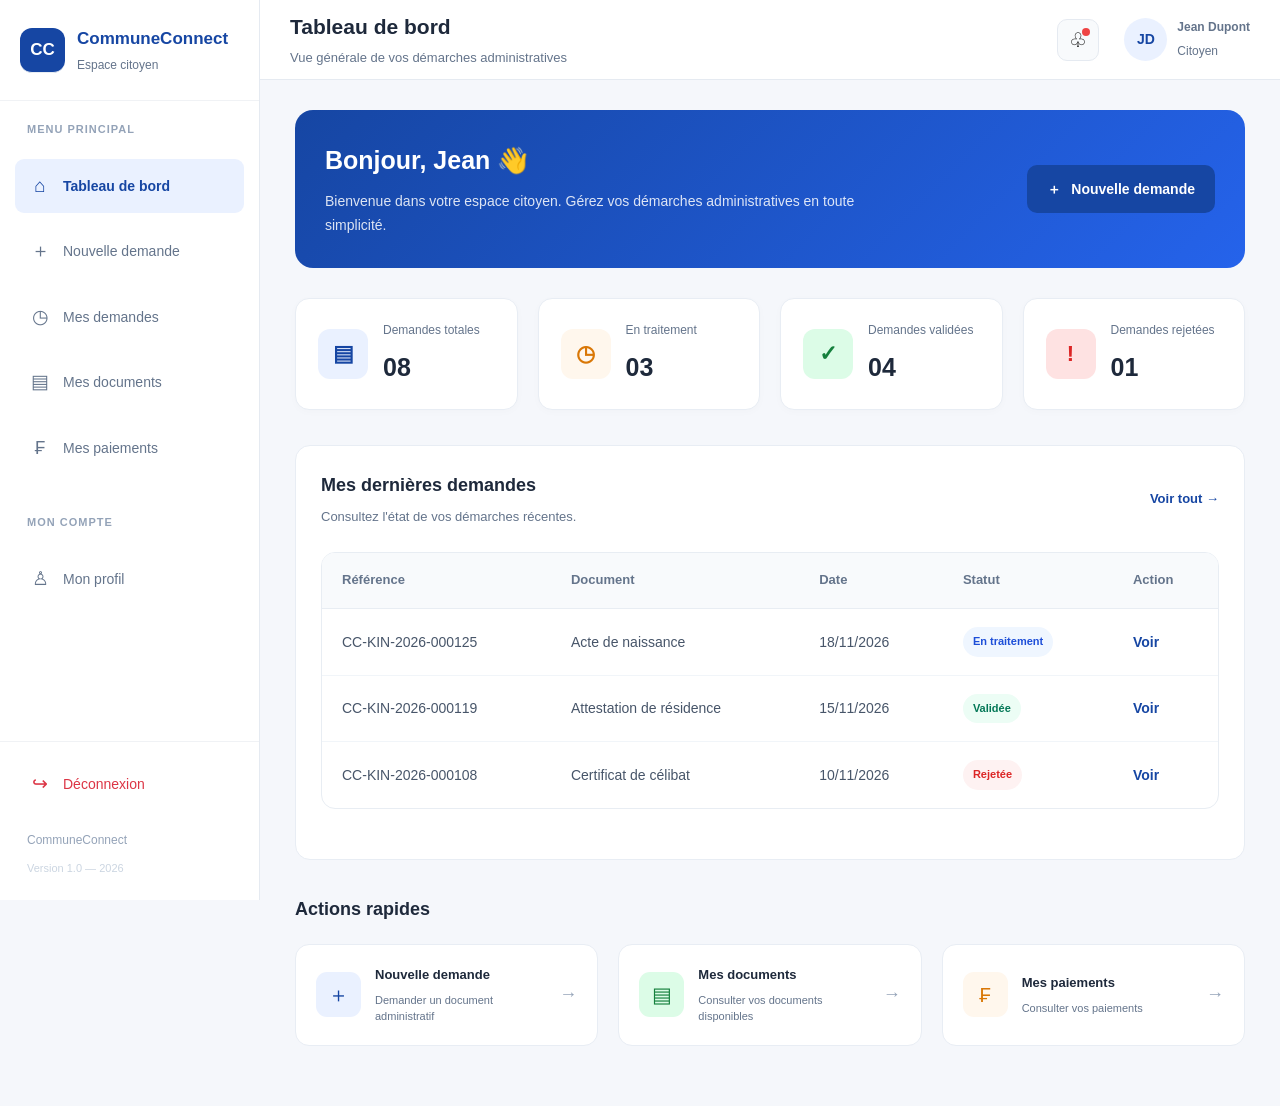
<file: pages/citoyen/tableau-de-bord.html>
<!doctype html>
<html lang="fr">
    <head>
        <meta charset="UTF-8" />
        <meta name="viewport" content="width=device-width, initial-scale=1.0" />

        <title>Tableau de bord | CommuneConnect</title>

        <!-- CSS -->
        <link rel="stylesheet" href="../../css/reset.css" />
        <link rel="stylesheet" href="../../css/variables.css" />
        <link rel="stylesheet" href="../../css/main.css" />
        <link rel="stylesheet" href="../../css/components/sidebar.css" />
        <link rel="stylesheet" href="../../css/pages/citoyen.css" />
        <link rel="stylesheet" href="../../css/responsive.css" />
    </head>

    <body class="citizen-dashboard">
        <!-- =====================================
         SIDEBAR
    ====================================== -->

        <aside class="sidebar" id="sidebar">
            <!-- Logo -->
            <div class="sidebar-brand">
                <div class="sidebar-logo">CC</div>

                <div class="sidebar-brand-text">
                    <h2>CommuneConnect</h2>
                    <p>Espace citoyen</p>
                </div>
            </div>

            <!-- Navigation -->
            <nav class="sidebar-navigation">
                <p class="nav-title">MENU PRINCIPAL</p>

                <a href="tableau-de-bord.html" class="nav-link active">
                    <span class="nav-icon">⌂</span>
                    <span>Tableau de bord</span>
                </a>

                <a href="nouvelle-demande.html" class="nav-link">
                    <span class="nav-icon">＋</span>
                    <span>Nouvelle demande</span>
                </a>

                <a href="suivi-demandes.html" class="nav-link">
                    <span class="nav-icon">◷</span>
                    <span>Mes demandes</span>
                </a>

                <a href="mes-documents.html" class="nav-link">
                    <span class="nav-icon">▤</span>
                    <span>Mes documents</span>
                </a>

                <a href="paiements.html" class="nav-link">
                    <span class="nav-icon">₣</span>
                    <span>Mes paiements</span>
                </a>

                <p class="nav-title nav-title-secondary">MON COMPTE</p>

                <a href="profil.html" class="nav-link">
                    <span class="nav-icon">♙</span>
                    <span>Mon profil</span>
                </a>
            </nav>

            <!-- Bas de sidebar -->
            <div class="sidebar-bottom">
                <a href="../../index.html" class="nav-link logout-link">
                    <span class="nav-icon">↪</span>
                    <span>Déconnexion</span>
                </a>

                <div class="sidebar-footer">
                    <p>CommuneConnect</p>
                    <span
                        >Version 1.0 — <span data-current-year>2026</span></span
                    >
                </div>
            </div>
        </aside>

        <!-- =====================================
         CONTENU PRINCIPAL
    ====================================== -->

        <main class="dashboard-main">
            <!-- HEADER -->
            <header class="dashboard-header">
                <div class="dashboard-header-left">
                    <button
                        class="sidebar-toggle"
                        id="sidebarToggle"
                        aria-label="Ouvrir le menu"
                        aria-expanded="false"
                        aria-controls="sidebar"
                    >
                        ☰
                    </button>

                    <div>
                        <h1>Tableau de bord</h1>
                        <p>Vue générale de vos démarches administratives</p>
                    </div>
                </div>

                <div class="dashboard-header-right">
                    <!-- Notifications -->
                    <button
                        class="notification-button"
                        aria-label="Notifications"
                    >
                        ♧
                        <span class="notification-dot"></span>
                    </button>

                    <!-- Profil -->
                    <div class="user-profile">
                        <div class="user-avatar">JD</div>

                        <div class="user-info">
                            <span class="user-name">Jean Dupont</span>
                            <span class="user-role">Citoyen</span>
                        </div>
                    </div>
                </div>
            </header>

            <!-- CONTENU -->
            <div class="dashboard-content">
                <!-- Bienvenue -->
                <section class="welcome-section">
                    <div class="welcome-text">
                        <h2>Bonjour, Jean 👋</h2>

                        <p>
                            Bienvenue dans votre espace citoyen. Gérez vos
                            démarches administratives en toute simplicité.
                        </p>
                    </div>

                    <a href="nouvelle-demande.html" class="new-request-button">
                        <span>＋</span>
                        Nouvelle demande
                    </a>
                </section>

                <!-- STATISTIQUES -->
                <section class="stats-grid">
                    <article class="stat-card stat-blue">
                        <div class="stat-icon">▤</div>

                        <div class="stat-info">
                            <p>Demandes totales</p>
                            <h3>08</h3>
                        </div>
                    </article>

                    <article class="stat-card stat-orange">
                        <div class="stat-icon">◷</div>

                        <div class="stat-info">
                            <p>En traitement</p>
                            <h3>03</h3>
                        </div>
                    </article>

                    <article class="stat-card stat-green">
                        <div class="stat-icon">✓</div>

                        <div class="stat-info">
                            <p>Demandes validées</p>
                            <h3>04</h3>
                        </div>
                    </article>

                    <article class="stat-card stat-red">
                        <div class="stat-icon">!</div>

                        <div class="stat-info">
                            <p>Demandes rejetées</p>
                            <h3>01</h3>
                        </div>
                    </article>
                </section>

                <!-- DERNIÈRES DEMANDES -->
                <section class="recent-requests">
                    <div class="section-header">
                        <div>
                            <h2>Mes dernières demandes</h2>
                            <p>Consultez l'état de vos démarches récentes.</p>
                        </div>

                        <a href="suivi-demandes.html" class="view-all">
                            Voir tout →
                        </a>
                    </div>

                    <div class="requests-table-container">
                        <table class="requests-table">
                            <thead>
                                <tr>
                                    <th>Référence</th>
                                    <th>Document</th>
                                    <th>Date</th>
                                    <th>Statut</th>
                                    <th>Action</th>
                                </tr>
                            </thead>

                            <tbody>
                                <tr>
                                    <td>CC-KIN-2026-000125</td>

                                    <td>Acte de naissance</td>

                                    <td>18/11/2026</td>

                                    <td>
                                        <span class="status status-processing">
                                            En traitement
                                        </span>
                                    </td>

                                    <td>
                                        <a
                                            href="suivi-demandes.html"
                                            class="table-action"
                                        >
                                            Voir
                                        </a>
                                    </td>
                                </tr>

                                <tr>
                                    <td>CC-KIN-2026-000119</td>

                                    <td>Attestation de résidence</td>

                                    <td>15/11/2026</td>

                                    <td>
                                        <span class="status status-approved">
                                            Validée
                                        </span>
                                    </td>

                                    <td>
                                        <a
                                            href="mes-documents.html"
                                            class="table-action"
                                        >
                                            Voir
                                        </a>
                                    </td>
                                </tr>

                                <tr>
                                    <td>CC-KIN-2026-000108</td>

                                    <td>Certificat de célibat</td>

                                    <td>10/11/2026</td>

                                    <td>
                                        <span class="status status-rejected">
                                            Rejetée
                                        </span>
                                    </td>

                                    <td>
                                        <a
                                            href="suivi-demandes.html"
                                            class="table-action"
                                        >
                                            Voir
                                        </a>
                                    </td>
                                </tr>
                            </tbody>
                        </table>
                    </div>
                </section>

                <!-- ACTIONS RAPIDES -->
                <section class="quick-actions">
                    <h2>Actions rapides</h2>

                    <div class="quick-actions-grid">
                        <a
                            href="nouvelle-demande.html"
                            class="quick-action-card"
                        >
                            <div class="quick-action-icon blue-icon">＋</div>

                            <div>
                                <h3>Nouvelle demande</h3>
                                <p>Demander un document administratif</p>
                            </div>

                            <span class="quick-arrow">→</span>
                        </a>

                        <a href="mes-documents.html" class="quick-action-card">
                            <div class="quick-action-icon green-icon">▤</div>

                            <div>
                                <h3>Mes documents</h3>
                                <p>Consulter vos documents disponibles</p>
                            </div>

                            <span class="quick-arrow">→</span>
                        </a>

                        <a href="paiements.html" class="quick-action-card">
                            <div class="quick-action-icon orange-icon">₣</div>

                            <div>
                                <h3>Mes paiements</h3>
                                <p>Consulter vos paiements</p>
                            </div>

                            <span class="quick-arrow">→</span>
                        </a>
                    </div>
                </section>
            </div>
        </main>

        <!-- JAVASCRIPT -->
        <script src="../../js/pages/citoyen.js"></script>
    </body>
</html>
</file>
<file: css/variables.css>
:root {
    /* Couleurs principales */

    --primary-color: #1646a3;
    --primary-dark: #10367e;
    --primary-light: #eaf1ff;

    /* Couleurs secondaires */

    --secondary-color: #f0b429;
    --success-color: #16803c;
    --danger-color: #dc3545;

    /* Couleurs neutres */

    --white: #ffffff;
    --black: #111827;

    --text-color: #374151;
    --text-light: #6b7280;

    --background-color: #f8fafc;
    --border-color: #e5e7eb;

    /* Dimensions */

    --container-width: 1200px;

    /* Bordures */

    --border-radius: 12px;
    --border-radius-large: 20px;

    /* Ombres */

    --shadow: 0 4px 20px rgba(0, 0, 0, 0.06);

    --shadow-hover: 0 8px 30px rgba(0, 0, 0, 0.1);
}
</file>
<file: css/main.css>
body {
    background-color: var(--background-color);
    color: var(--text-color);
}

.container {
    width: min(92%, var(--container-width));
    margin: 0 auto;
}

.section {
    padding: 90px 0;
}

/* Boutons */

.btn {
    display: inline-flex;
    align-items: center;
    justify-content: center;

    padding: 12px 22px;

    border-radius: 8px;

    font-weight: 600;

    transition: 0.3s ease;
}

.btn-primary {
    background-color: var(--primary-color);
    color: var(--white);
    border: 1px solid var(--primary-color);
}

.btn-primary:hover {
    background-color: var(--primary-dark);
}

.btn-outline {
    background-color: transparent;
    color: var(--primary-color);
    border: 1px solid var(--primary-color);
}

.btn-outline:hover {
    background-color: var(--primary-light);
}

.btn-large {
    padding: 15px 25px;
}

/* Titres de sections */

.section-heading {
    text-align: center;
    max-width: 750px;
    margin: 0 auto 50px;
}

.section-label {
    display: inline-block;
    color: var(--primary-color);
    font-weight: 700;
    font-size: 13px;
    letter-spacing: 1.5px;
    margin-bottom: 12px;
}

.section-heading h2 {
    font-size: 36px;
    color: var(--black);
    margin-bottom: 15px;
}

.section-heading p {
    color: var(--text-light);
}
</file>
<file: css/pages/authentification.css>
/* ==========================================
   AMÉLIORATION DES CHAMPS DE FORMULAIRE
========================================== */

.form-group {
    display: flex;
    flex-direction: column;
    width: 100%;
    margin-bottom: 20px;
}

.form-group label {
    font-size: 15px;
    font-weight: 600;
    margin-bottom: 9px;
    color: #1f2937;
}

/* Inputs, selects et textarea */

.form-group input,
.form-group select,
.form-group textarea {
    width: 100%;
    min-height: 52px;
    padding: 14px 16px;

    font-size: 16px;
    font-family: inherit;

    color: #1f2937;
    background-color: #ffffff;

    border: 1px solid #d1d5db;
    border-radius: 10px;

    outline: none;
    transition: all 0.25s ease;
}

/* Placeholder */

.form-group input::placeholder,
.form-group textarea::placeholder {
    color: #9ca3af;
    font-size: 15px;
}

/* Effet lorsque le champ est sélectionné */

.form-group input:focus,
.form-group select:focus,
.form-group textarea:focus {
    border-color: #1646a3;
    box-shadow: 0 0 0 4px rgba(22, 70, 163, 0.12);
    background-color: #ffffff;
}

/* Champs désactivés */

.form-group input:disabled,
.form-group select:disabled {
    background-color: #f3f4f6;
    cursor: not-allowed;
}

/* Textarea */

.form-group textarea {
    min-height: 120px;
    resize: vertical;
}

/* ==========================================
   GRILLE DES FORMULAIRES
========================================== */

.form-grid {
    display: grid;
    grid-template-columns: repeat(2, minmax(0, 1fr));
    gap: 20px;
    width: 100%;
}

/* Évite le débordement des champs */

.form-grid > * {
    min-width: 0;
}

/* ==========================================
   BOUTONS
========================================== */

.auth-form button,
.register-btn {
    min-height: 52px;
    font-size: 16px;
    font-weight: 600;
    border-radius: 10px;
}

/* ==========================================
   RESPONSIVE TABLETTE
========================================== */

@media (max-width: 768px) {
    .form-grid {
        grid-template-columns: 1fr;
        gap: 12px;
    }

    .form-group {
        margin-bottom: 16px;
    }

    .form-group input,
    .form-group select,
    .form-group textarea {
        min-height: 54px;
        font-size: 16px;
        padding: 14px;
    }

    .form-group label {
        font-size: 15px;
    }
}

/* =========================================
   CORRECTION ET AMÉLIORATION INSCRIPTION
========================================= */

.register-main {
    min-height: 100vh;
    padding: 40px 20px;
    background: #f4f7fc;
}

.register-container {
    width: 100%;
    max-width: 950px;
    margin: 0 auto;
    padding: 40px;
    background: #ffffff;
    border-radius: 20px;
    box-shadow: 0 8px 35px rgba(0, 0, 0, 0.06);
}

/* EN TETE DU FORMULAIRE D'INSCRIPTION */

.register-heading {
    text-align: center;
    margin-bottom: 0 auto 40px;
    padding: 10px 15px 25px;
}

.register-icon {
    width: 65px;
    height: 65px;
    display: flex;
    align-items: center;
    justify-content: center;

    margin: 0 auto 20px;
    background: #eaf1ff;
    color: #1646a3;
    border-radius: 18px;
    font-size: 28px;
}

.register-heading h1 {
    font-size: 30px;
    color: #1646a3;
    margin-bottom: 12px;
    line-height: 1.3em;
    font-weight: 700;
}

.register-heading p {
    font-size: 16px;
    color: #6b7280;
    line-height: 1.7;

    margin: 0 auto;
    max-width: 600px;
}

/* Sections */

.form-section {
    margin-bottom: 30px;
    padding: 25px;
    background: #ffffff;
    border: 1px solid #e5e7eb;
    border-radius: 14px;
}

.form-section h2 {
    font-size: 20px;
    color: #1646a3;
    margin-bottom: 8px;
}

.form-section > p {
    color: #6b7280;
    margin-bottom: 25px;
}

/* Grille */

.form-grid {
    display: grid;
    grid-template-columns: repeat(2, minmax(0, 1fr));
    gap: 22px 25px;
}

/* Groupes */

.form-group {
    width: 100%;
    display: flex;
    flex-direction: column;
}

.form-group label {
    margin-bottom: 10px;
    font-size: 15px;
    font-weight: 600;
    color: #263449;
}

/* Champs */

.form-group input,
.form-group select,
.form-group textarea {
    width: 100%;
    height: 55px;
    padding: 0 16px;

    font-size: 16px;
    font-family: inherit;
    color: #263449;

    background: #ffffff;
    border: 1px solid #d5dce7;
    border-radius: 10px;

    outline: none;
    transition: 0.2s ease;
}

.form-group input::placeholder {
    color: #9aa6b7;
}

/* Focus */

.form-group input:focus,
.form-group select:focus,
.form-group textarea:focus {
    border-color: #1646a3;
    box-shadow: 0 0 0 4px rgba(22, 70, 163, 0.1);
}

/* Date */

.form-group input[type='date'] {
    cursor: pointer;
}

/* Checkbox */

.form-group input[type='checkbox'] {
    width: 18px;
    height: 18px;
}

/* Bouton */

.register-btn {
    width: 100%;
    height: 56px;
    margin-top: 15px;

    background: #1646a3;
    color: white;

    border: none;
    border-radius: 10px;

    font-size: 17px;
    font-weight: 600;

    cursor: pointer;
    transition: 0.3s;
}

.register-btn:hover {
    background: #10367e;
    transform: translateY(-1px);
}

/* =========================================
   TABLETTE
========================================= */

@media (max-width: 768px) {
    .register-heading {
        margin-bottom: 30px;
        padding: 5px 10px 20px;
    }
    .register-icon {
        width: 58px;
        height: 58px;
        font-size: 24px;
        border-radius: 15px;
    }
    .register-main {
        padding: 25px 15px;
    }

    .register-heading p {
        font-size: 15px;
    }

    .register-container {
        padding: 25px;
    }

    .form-grid {
        grid-template-columns: 1fr;
        gap: 18px;
    }

    .register-heading h1 {
        font-size: 25px;
    }

    .form-section {
        padding: 20px;
    }
}

/* =========================================
   MOBILE
========================================= */

@media (max-width: 480px) {
    .register-main {
        padding: 12px;
    }

    .register-container {
        padding: 18px 14px;
        border-radius: 14px;
    }

    .register-heading h1 {
        font-size: 22px;
    }

    .register-heading p {
        font-size: 14px;
    }

    .register-icon {
        width: 53px;
        height: 52px;
        margin-bottom: 15px;
    }
    .form-section {
        padding: 16px 12px;
        margin-bottom: 20px;
    }

    .form-section h2 {
        font-size: 18px;
    }

    .form-group label {
        font-size: 14px;
    }

    .form-group input,
    .form-group select,
    .form-group textarea {
        height: 54px;
        padding: 0 12px;
        font-size: 16px;
    }

    .register-btn {
        height: 54px;
        font-size: 16px;
    }
}

/* ==========================================
   RESPONSIVE TELEPHONE
========================================== */

@media (max-width: 480px) {
    .form-group input,
    .form-group select,
    .form-group textarea {
        min-height: 56px;
        padding: 15px 12px;
        font-size: 16px;
        border-radius: 9px;
    }

    .form-group label {
        font-size: 14px;
        margin-bottom: 8px;
    }

    .form-grid {
        gap: 8px;
    }

    .register-container {
        padding: 18px;
    }

    .register-btn,
    .auth-form button {
        width: 100%;
        min-height: 54px;
    }
}
</file>
<file: css/responsive.css>
/* Tablettes */

@media (max-width: 1000px) {
    .navigation {
        gap: 15px;
    }

    .hero-container {
        gap: 35px;
    }

    .hero-content h2 {
        font-size: 38px;
    }

    .services-grid,
    .steps-grid {
        grid-template-columns: repeat(2, 1fr);
    }
}

/* Téléphones */

@media (max-width: 768px) {
    .header-container {
        min-height: 75px;
    }

    .navigation,
    .header-actions {
        display: none;
    }

    .menu-toggle {
        display: block;
    }

    .hero {
        padding: 50px 0;
    }

    .hero-container {
        grid-template-columns: 1fr;
    }

    .hero-content h2 {
        font-size: 35px;
    }

    .hero-content > p {
        font-size: 15px;
    }

    .hero-image {
        height: 320px;
    }

    .hero-visual {
        min-height: 320px;
    }

    .hero-info {
        gap: 20px;
    }

    .section {
        padding: 60px 0;
    }

    .section-heading h2 {
        font-size: 28px;
    }

    .services-grid,
    .steps-grid {
        grid-template-columns: 1fr;
    }

    .about-container {
        grid-template-columns: 1fr;
        gap: 35px;
    }

    .about-content h2 {
        font-size: 28px;
    }

    .footer-bottom {
        flex-direction: column;
    }
}

/* Petits téléphones */

@media (max-width: 480px) {
    .hero-content h2 {
        font-size: 30px;
    }

    .hero-buttons {
        flex-direction: column;
    }

    .hero-buttons .btn {
        width: 100%;
    }

    .hero-info {
        flex-wrap: wrap;
    }

    .logo-text h1 {
        font-size: 16px;
    }

    .logo-text span {
        font-size: 10px;
    }
}
</file>
<file: css/components/sidebar.css>
/* =========================================
   SIDEBAR - COMMUNECONNECT
========================================= */

.sidebar {
    width: 260px;
    height: 100vh;

    position: fixed;
    top: 0;
    left: 0;

    display: flex;
    flex-direction: column;

    background: #ffffff;
    border-right: 1px solid #e5eaf1;

    z-index: 1000;

    transition: transform 0.3s ease;
}

/* Logo */

.sidebar-brand {
    display: flex;
    align-items: center;
    gap: 12px;

    padding: 25px 20px;

    border-bottom: 1px solid #f0f2f5;
}

.sidebar-logo {
    width: 45px;
    height: 45px;

    display: flex;
    align-items: center;
    justify-content: center;

    background: #1646a3;
    color: #ffffff;

    border-radius: 12px;

    font-size: 17px;
    font-weight: 800;
}

.sidebar-brand-text h2 {
    font-size: 17px;
    color: #1646a3;
    margin-bottom: 4px;
}

.sidebar-brand-text p {
    color: #64748b;
    font-size: 12px;
}

/* Navigation */

.sidebar-navigation {
    flex: 1;
    padding: 20px 14px;
    overflow-y: auto;
}

.nav-title {
    padding: 0 12px;
    margin: 5px 0 14px;

    color: #94a3b8;

    font-size: 11px;
    font-weight: 700;
    letter-spacing: 1px;
}

.nav-title-secondary {
    margin-top: 28px;
}

.nav-link {
    display: flex;
    align-items: center;
    gap: 12px;

    padding: 12px 14px;
    margin-bottom: 5px;

    color: #64748b;
    text-decoration: none;

    border-radius: 9px;

    font-size: 14px;
    font-weight: 500;

    transition: all 0.2s ease;
}

.nav-link:hover {
    color: #1646a3;
    background: #f1f5ff;
}

.nav-link.active {
    color: #1646a3;
    background: #eaf1ff;
    font-weight: 600;
}

.nav-icon {
    width: 22px;

    display: flex;
    align-items: center;
    justify-content: center;

    font-size: 19px;
}

/* Bas de sidebar */

.sidebar-bottom {
    padding: 15px;
    border-top: 1px solid #f0f2f5;
}

.logout-link {
    color: #dc3545;
}

.logout-link:hover {
    color: #b91c1c;
    background: #fef2f2;
}

.sidebar-footer {
    padding: 15px 12px 5px;
}

.sidebar-footer p {
    color: #94a3b8;
    font-size: 12px;
    margin-bottom: 4px;
}

.sidebar-footer span {
    color: #cbd5e1;
    font-size: 11px;
}

/* ==========================================
   OVERLAY SIDEBAR MOBILE
========================================== */

.sidebar-overlay {
    position: fixed;
    inset: 0;

    background: rgba(15, 23, 42, 0.45);

    z-index: 999;

    opacity: 0;
    visibility: hidden;

    transition:
        opacity 0.3s ease,
        visibility 0.3s ease;
}

.sidebar-overlay.active {
    opacity: 1;
    visibility: visible;
}

/* Sidebar au-dessus de l'overlay */

.sidebar {
    z-index: 1000;
}

/* ==========================================
   CORRECTION SIDEBAR - MES DOCUMENTS
========================================== */

.sidebar-navigation {
    display: flex;
    flex-direction: column;
    gap: 6px;
    padding: 15px;
}

.sidebar-section-title {
    display: block;
    width: 100%;
    font-size: 11px;
    font-weight: 700;
    color: #94a3b8;
    text-transform: uppercase;
    letter-spacing: 1px;
    margin: 20px 0 10px;
}

.sidebar-link {
    display: flex;
    align-items: center;
    gap: 12px;
    width: 100%;
    padding: 12px 15px;
    border-radius: 9px;
    color: #475569;
    text-decoration: none;
    font-size: 14px;
    font-weight: 500;
    transition: all 0.25s ease;
}

.sidebar-link i {
    width: 20px;
    min-width: 20px;
    font-size: 16px;
    text-align: center;
}

.sidebar-link span {
    display: inline-block;
    flex: 1;
}

.sidebar-link:hover {
    background: #f1f5f9;
    color: var(--primary-color);
}

.sidebar-link.active {
    background: #eff6ff;
    color: var(--primary-color);
    font-weight: 600;
}

.sidebar-logout {
    color: #dc2626;
}

.sidebar-logout:hover {
    background: #fef2f2;
    color: #dc2626;
}

/* Espacement des sections */
.sidebar-navigation .sidebar-section-title:first-child {
    margin-top: 5px;
}

.sidebar-navigation .sidebar-section-title:not(:first-child) {
    margin-top: 25px;
}

/* Logo sidebar */

.sidebar-logo {
    padding: 20px;
    border-bottom: 1px solid #e8edf3;
}

.logo-link {
    display: flex;
    align-items: center;
    gap: 12px;
    text-decoration: none;
}

.logo-icon {
    display: flex;
    align-items: center;
    justify-content: center;
    width: 42px;
    height: 42px;
    min-width: 42px;
    background: var(--primary-color);
    color: white;
    border-radius: 12px;
    font-weight: 700;
}

.logo-text {
    display: flex;
    flex-direction: column;
    gap: 4px;
}

.logo-text strong {
    color: #1e293b;
    font-size: 15px;
}

.logo-text small {
    color: #64748b;
    font-size: 11px;
}

/* Profil sidebar */

.sidebar-user {
    display: flex;
    align-items: center;
    gap: 12px;
    padding: 20px;
    border-bottom: 1px solid #e8edf3;
}

.user-avatar {
    display: flex;
    align-items: center;
    justify-content: center;
    width: 42px;
    height: 42px;
    min-width: 42px;
    border-radius: 50%;
    background: #eff6ff;
    color: var(--primary-color);
    font-weight: 700;
}

.user-info {
    display: flex;
    flex-direction: column;
    gap: 5px;
}

.user-info strong {
    font-size: 14px;
    color: #1e293b;
}

.user-info span {
    font-size: 12px;
    color: #64748b;
}
</file>
<file: css/pages/citoyen.css>
/* =========================================
   TABLEAU DE BORD CITOYEN
========================================= */

.citizen-dashboard {
    background: #f5f7fb;
    color: #1e293b;
    min-height: 100vh;
}

/* Contenu principal */

.dashboard-main {
    margin-left: 260px;
    min-height: 100vh;
}

/* =========================================
   HEADER
========================================= */

.dashboard-header {
    height: 80px;

    display: flex;
    align-items: center;
    justify-content: space-between;

    padding: 0 35px;

    background: #ffffff;
    border-bottom: 1px solid #e5eaf1;
}

.dashboard-header-left {
    display: flex;
    align-items: center;
    gap: 15px;
}

.dashboard-header-left h1 {
    font-size: 21px;
    font-weight: 700;
    margin-bottom: 5px;
}

.dashboard-header-left p {
    font-size: 13px;
    color: #64748b;
}

/* Header droite */

.dashboard-header-right {
    display: flex;
    align-items: center;
    gap: 25px;
}

/* Notifications */

.notification-button {
    position: relative;

    width: 42px;
    height: 42px;

    display: flex;
    align-items: center;
    justify-content: center;

    background: #f8fafc;
    border: 1px solid #e5eaf1;
    border-radius: 10px;

    font-size: 20px;
    cursor: pointer;
}

.notification-dot {
    position: absolute;
    top: 8px;
    right: 8px;

    width: 8px;
    height: 8px;

    background: #ef4444;
    border-radius: 50%;
}

/* Profil */

.user-profile {
    display: flex;
    align-items: center;
    gap: 10px;
}

.user-avatar {
    width: 43px;
    height: 43px;

    display: flex;
    align-items: center;
    justify-content: center;

    color: #1646a3;
    background: #eaf1ff;

    border-radius: 50%;

    font-size: 14px;
    font-weight: 700;
}

.user-info {
    display: flex;
    flex-direction: column;
    gap: 4px;
}

.user-name {
    color: #1e293b;
    font-size: 13px;
    font-weight: 600;
}

.user-role {
    color: #64748b;
    font-size: 12px;
}

/* Bouton menu */

.sidebar-toggle {
    display: none;

    width: 40px;
    height: 40px;

    background: #f1f5f9;
    border: none;
    border-radius: 8px;

    font-size: 20px;
    cursor: pointer;
}

/* =========================================
   CONTENU
========================================= */

.dashboard-content {
    padding: 30px 35px;
}

/* =========================================
   BIENVENUE
========================================= */

.welcome-section {
    display: flex;
    align-items: center;
    justify-content: space-between;
    gap: 25px;

    padding: 30px;

    background: linear-gradient(135deg, #1646a3, #2563eb);
    border-radius: 18px;

    color: #ffffff;

    margin-bottom: 30px;
}

.welcome-text h2 {
    font-size: 25px;
    margin-bottom: 10px;
}

.welcome-text p {
    max-width: 550px;

    color: rgba(255, 255, 255, 0.85);

    font-size: 14px;
    line-height: 1.7;
}

.new-request-button {
    display: inline-flex;
    align-items: center;
    justify-content: center;
    gap: 9px;

    padding: 13px 20px;

    color: #1646a3;
    background: #ffffff;

    border-radius: 10px;

    text-decoration: none;
    font-size: 14px;
    font-weight: 600;

    white-space: nowrap;

    transition: 0.2s;
}

.new-request-button:hover {
    transform: translateY(-2px);
    box-shadow: 0 5px 15px rgba(0, 0, 0, 0.15);
}

/* =========================================
   STATISTIQUES
========================================= */

.stats-grid {
    display: grid;
    grid-template-columns: repeat(4, minmax(0, 1fr));
    gap: 20px;

    margin-bottom: 35px;
}

.stat-card {
    display: flex;
    align-items: center;
    gap: 15px;

    padding: 22px;

    background: #ffffff;
    border: 1px solid #e8edf4;
    border-radius: 14px;

    box-shadow: 0 2px 8px rgba(0, 0, 0, 0.02);
}

.stat-icon {
    width: 50px;
    height: 50px;
    flex-shrink: 0;

    display: flex;
    align-items: center;
    justify-content: center;

    border-radius: 12px;

    font-size: 22px;
    font-weight: 700;
}

.stat-blue .stat-icon {
    color: #1646a3;
    background: #eaf1ff;
}

.stat-orange .stat-icon {
    color: #d97706;
    background: #fff7ed;
}

.stat-green .stat-icon {
    color: #15803d;
    background: #dcfce7;
}

.stat-red .stat-icon {
    color: #dc2626;
    background: #fee2e2;
}

.stat-info p {
    color: #64748b;
    font-size: 12px;
    margin-bottom: 7px;
}

.stat-info h3 {
    color: #1e293b;
    font-size: 25px;
    font-weight: 700;
}

/* =========================================
   DERNIÈRES DEMANDES
========================================= */

.recent-requests {
    background: #ffffff;
    padding: 25px;

    border: 1px solid #e8edf4;
    border-radius: 15px;

    margin-bottom: 35px;
}

.section-header {
    display: flex;
    align-items: center;
    justify-content: space-between;
    gap: 15px;

    margin-bottom: 25px;
}

.section-header h2 {
    font-size: 18px;
    margin-bottom: 7px;
}

.section-header p {
    color: #64748b;
    font-size: 13px;
}

.view-all {
    color: #1646a3;
    font-size: 13px;
    font-weight: 600;
    text-decoration: none;
}

/* Tableau */

.requests-table-container {
    width: 100%;
    overflow-x: auto;
}

.requests-table {
    width: 100%;
    border-collapse: collapse;
    white-space: nowrap;
}

.requests-table th {
    padding: 14px;

    background: #f8fafc;

    color: #64748b;

    font-size: 12px;
    font-weight: 600;

    text-align: left;
}

.requests-table td {
    padding: 17px 14px;

    border-bottom: 1px solid #f0f2f5;

    color: #475569;
    font-size: 13px;
}

.requests-table tbody tr:hover {
    background: #fafcff;
}

/* Statuts */

.status {
    display: inline-block;

    padding: 6px 10px;

    border-radius: 20px;

    font-size: 11px;
    font-weight: 600;
}

.status-processing {
    color: #b45309;
    background: #fef3c7;
}

.status-approved {
    color: #15803d;
    background: #dcfce7;
}

.status-rejected {
    color: #b91c1c;
    background: #fee2e2;
}

/* Action tableau */

.table-action {
    color: #1646a3;
    text-decoration: none;
    font-weight: 600;
}

.table-action:hover {
    text-decoration: underline;
}

/* =========================================
   ACTIONS RAPIDES
========================================= */

.quick-actions {
    margin-bottom: 30px;
}

.quick-actions > h2 {
    font-size: 18px;
    margin-bottom: 20px;
}

.quick-actions-grid {
    display: grid;
    grid-template-columns: repeat(3, minmax(0, 1fr));
    gap: 20px;
}

.quick-action-card {
    display: flex;
    align-items: center;
    gap: 14px;

    padding: 20px;

    background: #ffffff;
    border: 1px solid #e8edf4;
    border-radius: 14px;

    text-decoration: none;

    transition: 0.2s;
}

.quick-action-card:hover {
    border-color: #c5d7ff;
    transform: translateY(-2px);
    box-shadow: 0 5px 15px rgba(22, 70, 163, 0.05);
}

.quick-action-icon {
    width: 45px;
    height: 45px;
    flex-shrink: 0;

    display: flex;
    align-items: center;
    justify-content: center;

    border-radius: 11px;

    font-size: 21px;
}

.blue-icon {
    color: #1646a3;
    background: #eaf1ff;
}

.green-icon {
    color: #15803d;
    background: #dcfce7;
}

.orange-icon {
    color: #d97706;
    background: #fff7ed;
}

.quick-action-card h3 {
    color: #1e293b;
    font-size: 13px;
    margin-bottom: 6px;
}

.quick-action-card p {
    color: #64748b;
    font-size: 11px;
    line-height: 1.5;
}

.quick-arrow {
    margin-left: auto;
    color: #94a3b8;
    font-size: 18px;
}

/* =========================================
   RESPONSIVE TABLETTE
========================================= */

@media (max-width: 1100px) {
    .stats-grid {
        grid-template-columns: repeat(2, minmax(0, 1fr));
    }

    .quick-actions-grid {
        grid-template-columns: 1fr;
    }

    .dashboard-content {
        padding: 25px;
    }

    .dashboard-header {
        padding: 0 25px;
    }
}

/* =========================================
   RESPONSIVE MOBILE
========================================= */

@media (max-width: 768px) {
    .sidebar {
        transform: translateX(-100%);
    }

    .sidebar.open {
        transform: translateX(0);
        box-shadow: 10px 0 30px rgba(0, 0, 0, 0.08);
    }

    .dashboard-main {
        margin-left: 0;
    }

    .sidebar-toggle {
        display: flex;
        align-items: center;
        justify-content: center;
    }

    .dashboard-header {
        height: 70px;
        padding: 0 15px;
    }

    .dashboard-header-left h1 {
        font-size: 17px;
    }

    .dashboard-header-left p {
        display: none;
    }

    .dashboard-header-right {
        gap: 12px;
    }

    .user-info {
        display: none;
    }

    .dashboard-content {
        padding: 20px 15px;
    }

    .welcome-section {
        flex-direction: column;
        align-items: flex-start;

        padding: 25px 20px;
    }

    .welcome-text h2 {
        font-size: 22px;
    }

    .welcome-text p {
        font-size: 13px;
    }

    .new-request-button {
        width: 100%;
    }

    .stats-grid {
        gap: 12px;
    }

    .stat-card {
        padding: 16px 12px;
        gap: 10px;
    }

    .stat-icon {
        width: 40px;
        height: 40px;
        font-size: 18px;
    }

    .stat-info p {
        font-size: 11px;
    }

    .stat-info h3 {
        font-size: 22px;
    }

    .recent-requests {
        padding: 18px 12px;
    }

    .section-header {
        align-items: flex-start;
    }

    .section-header h2 {
        font-size: 16px;
    }

    .quick-action-card {
        padding: 16px;
    }
}

/* =========================================
   PETITS TÉLÉPHONES
========================================= */

@media (max-width: 480px) {
    .stats-grid {
        grid-template-columns: 1fr;
    }

    .stat-card {
        padding: 18px;
    }

    .dashboard-header-left {
        gap: 10px;
    }

    .dashboard-header-left h1 {
        font-size: 16px;
    }

    .notification-button {
        width: 36px;
        height: 36px;
    }

    .user-avatar {
        width: 36px;
        height: 36px;
        font-size: 12px;
    }

    .welcome-section {
        border-radius: 14px;
    }

    .quick-action-card p {
        font-size: 11px;
    }
}

/* ==========================================
   PAGE : NOUVELLE DEMANDE
========================================== */

.request-page-content {
    padding: 30px;
    max-width: 1400px;
    margin: 0 auto;
}

/* INTRODUCTION */

.request-introduction {
    display: flex;
    align-items: center;
    gap: 18px;
    margin-bottom: 30px;
}

.request-intro-icon {
    width: 65px;
    height: 65px;
    min-width: 65px;
    display: flex;
    align-items: center;
    justify-content: center;
    background: #e8f1ff;
    color: #2563eb;
    border-radius: 16px;
    font-size: 28px;
}

.request-introduction h2 {
    font-size: 24px;
    color: #1e293b;
    margin-bottom: 8px;
}

.request-introduction p {
    color: #64748b;
    font-size: 15px;
    line-height: 1.6;
}

/* PROGRESSION */

.request-progress-card {
    background: #ffffff;
    padding: 25px;
    border-radius: 16px;
    border: 1px solid #e5e7eb;
    margin-bottom: 25px;
}

.progress-header {
    display: flex;
    justify-content: space-between;
    align-items: center;
    margin-bottom: 15px;
}

.progress-label {
    color: #64748b;
    font-size: 14px;
}

.progress-label strong {
    color: #2563eb;
}

.progress-percentage {
    font-weight: 600;
    color: #2563eb;
}

.progress-bar {
    height: 8px;
    background: #e5e7eb;
    border-radius: 20px;
    overflow: hidden;
    margin-bottom: 25px;
}

.progress-bar-fill {
    width: 33.33%;
    height: 100%;
    background: #2563eb;
    border-radius: 20px;
    transition: width 0.3s ease;
}

.progress-steps {
    display: flex;
    justify-content: space-between;
    gap: 15px;
}

.progress-step {
    display: flex;
    align-items: center;
    gap: 10px;
    color: #94a3b8;
    font-size: 14px;
}

.step-number {
    width: 32px;
    height: 32px;
    border-radius: 50%;
    background: #f1f5f9;
    display: flex;
    align-items: center;
    justify-content: center;
    font-weight: 600;
}

.progress-step.active {
    color: #2563eb;
    font-weight: 600;
}

.progress-step.active .step-number {
    background: #2563eb;
    color: white;
}

/* FORMULAIRE */

.request-form {
    display: flex;
    flex-direction: column;
    gap: 25px;
}

.form-section {
    background: #ffffff;
    padding: 30px;
    border: 1px solid #e5e7eb;
    border-radius: 16px;
}

.form-section-header {
    display: flex;
    align-items: flex-start;
    gap: 15px;
    margin-bottom: 28px;
}

.section-number {
    width: 42px;
    height: 42px;
    min-width: 42px;
    background: #eff6ff;
    color: #2563eb;
    border-radius: 12px;
    display: flex;
    align-items: center;
    justify-content: center;
    font-weight: 700;
}

.form-section-header h3 {
    font-size: 18px;
    color: #1e293b;
    margin-bottom: 6px;
}

.form-section-header p {
    font-size: 14px;
    color: #64748b;
    line-height: 1.6;
}

/* GRILLE */

.request-form .form-grid {
    display: grid;
    grid-template-columns: repeat(2, minmax(0, 1fr));
    gap: 25px;
}

.request-form .form-group {
    display: flex;
    flex-direction: column;
    gap: 10px;
    margin-bottom: 20px;
}

.request-form .form-group-full {
    grid-column: 1 / -1;
}

.request-form .form-group label {
    font-weight: 600;
    font-size: 14px;
    color: #334155;
}

.required {
    color: #ef4444;
}

.request-form select,
.request-form input,
.request-form textarea {
    width: 100%;
    padding: 15px;
    min-height: 52px;
    border: 1px solid #d1d5db;
    border-radius: 10px;
    font-family: inherit;
    font-size: 15px;
    background: #ffffff;
    color: #1e293b;
    outline: none;
    transition:
        border 0.2s,
        box-shadow 0.2s;
}

.request-form textarea {
    resize: vertical;
    min-height: 120px;
}

.request-form select:focus,
.request-form input:focus,
.request-form textarea:focus {
    border-color: #2563eb;
    box-shadow: 0 0 0 3px rgba(37, 99, 235, 0.12);
}

.request-form input::placeholder,
.request-form textarea::placeholder {
    color: #94a3b8;
}

/* INFORMATIONS UPLOAD */

.upload-information {
    display: flex;
    align-items: flex-start;
    gap: 12px;
    padding: 15px;
    background: #eff6ff;
    border: 1px solid #bfdbfe;
    border-radius: 10px;
    margin-bottom: 20px;
}

.upload-info-icon {
    font-size: 20px;
    color: #2563eb;
}

.upload-information p {
    font-size: 14px;
    color: #1e40af;
    line-height: 1.6;
}

/* ZONE UPLOAD */

.upload-area {
    border: 2px dashed #cbd5e1;
    border-radius: 14px;
    padding: 35px 20px;
    text-align: center;
    background: #f8fafc;
    transition: all 0.3s ease;
    cursor: pointer;
    margin-bottom: 25px;
}

.upload-area:hover {
    border-color: #2563eb;
    background: #eff6ff;
}

.upload-area.drag-active {
    border-color: #2563eb;
    background: #dbeafe;
}

.upload-icon {
    width: 55px;
    height: 55px;
    margin: 0 auto 15px;
    background: #e0edff;
    color: #2563eb;
    border-radius: 50%;
    display: flex;
    align-items: center;
    justify-content: center;
    font-size: 26px;
}

.upload-area h4 {
    color: #1e293b;
    font-size: 16px;
    margin-bottom: 8px;
}

.upload-area p {
    color: #64748b;
    font-size: 14px;
    margin-bottom: 18px;
}

.upload-button {
    padding: 12px 20px;
    border: 1px solid #2563eb;
    background: #ffffff;
    color: #2563eb;
    border-radius: 8px;
    cursor: pointer;
    font-weight: 600;
    transition: 0.2s;
}

.upload-button:hover {
    background: #2563eb;
    color: #ffffff;
}

/* FICHIERS AJOUTÉS */

.uploaded-files {
    display: flex;
    flex-direction: column;
    gap: 12px;
    margin-bottom: 20px;
}

.uploaded-file {
    display: flex;
    justify-content: space-between;
    align-items: center;
    gap: 15px;
    padding: 15px;
    border: 1px solid #e5e7eb;
    border-radius: 10px;
    background: #ffffff;
}

.uploaded-file-info {
    display: flex;
    align-items: center;
    gap: 12px;
    min-width: 0;
}

.uploaded-file-icon {
    width: 40px;
    height: 40px;
    min-width: 40px;
    display: flex;
    align-items: center;
    justify-content: center;
    background: #eff6ff;
    color: #2563eb;
    border-radius: 8px;
}

.uploaded-file-details {
    min-width: 0;
}

.uploaded-file-name {
    font-size: 14px;
    font-weight: 600;
    color: #334155;
    overflow-wrap: anywhere;
}

.uploaded-file-size {
    font-size: 12px;
    color: #64748b;
    margin-top: 5px;
}

.remove-file {
    border: none;
    background: #fee2e2;
    color: #dc2626;
    width: 35px;
    height: 35px;
    min-width: 35px;
    border-radius: 8px;
    cursor: pointer;
    font-size: 18px;
}

.remove-file:hover {
    background: #fecaca;
}

/* RÉCAPITULATIF */

.request-summary {
    background: #f8fafc;
    border: 1px solid #e5e7eb;
    border-radius: 12px;
    padding: 25px;
}

.summary-row {
    display: flex;
    justify-content: space-between;
    align-items: flex-start;
    gap: 20px;
    padding: 15px 0;
}

.summary-row span {
    color: #64748b;
    font-size: 14px;
}

.summary-row strong {
    color: #334155;
    font-size: 14px;
    text-align: right;
    overflow-wrap: anywhere;
}

.summary-divider {
    border-top: 1px solid #e5e7eb;
    margin: 15px 0;
}

.summary-total {
    display: flex;
    justify-content: space-between;
    align-items: center;
    gap: 15px;
}

.summary-total span {
    font-weight: 600;
    color: #334155;
}

.summary-total strong {
    font-size: 22px;
    color: #2563eb;
}

/* AVIS PAIEMENT */

.payment-notice {
    display: flex;
    gap: 12px;
    align-items: flex-start;
    background: #fffbeb;
    border: 1px solid #fde68a;
    padding: 15px;
    border-radius: 10px;
    margin-top: 20px;
}

.notice-icon {
    color: #d97706;
    font-size: 20px;
}

.payment-notice p {
    font-size: 14px;
    line-height: 1.6;
    color: #92400e;
}

/* BOUTONS */

.form-actions {
    display: flex;
    justify-content: flex-end;
    align-items: center;
    gap: 15px;
    padding-bottom: 30px;
}

.btn-cancel,
.btn-primary {
    min-height: 48px;
    padding: 13px 24px;
    display: inline-flex;
    justify-content: center;
    align-items: center;
    gap: 10px;
    border-radius: 10px;
    font-size: 14px;
    font-weight: 600;
    text-decoration: none;
    cursor: pointer;
    transition: all 0.2s ease;
}

.btn-cancel {
    background: #ffffff;
    border: 1px solid #d1d5db;
    color: #475569;
}

.btn-cancel:hover {
    background: #f1f5f9;
}

.btn-primary {
    background: #2563eb;
    border: 1px solid #2563eb;
    color: #ffffff;
}

.btn-primary:hover {
    background: #1d4ed8;
    transform: translateY(-1px);
}

/* RESPONSIVE TABLETTE */

@media (max-width: 1024px) {
    .request-page-content {
        padding: 25px;
    }

    .form-section {
        padding: 25px;
    }
}

/* RESPONSIVE MOBILE */

@media (max-width: 768px) {
    .request-page-content {
        padding: 18px;
    }

    .request-introduction {
        align-items: flex-start;
    }

    .request-introduction h2 {
        font-size: 20px;
    }

    .request-introduction p {
        font-size: 14px;
    }

    .request-progress-card {
        padding: 20px;
    }

    .progress-steps {
        gap: 8px;
    }

    .progress-step {
        flex-direction: column;
        text-align: center;
        gap: 6px;
        font-size: 12px;
    }

    .form-section {
        padding: 20px;
    }

    .request-form .form-grid {
        grid-template-columns: 1fr;
        gap: 10px;
    }

    .request-form .form-group-full {
        grid-column: auto;
    }

    .form-section-header h3 {
        font-size: 16px;
    }

    .form-section-header p {
        font-size: 13px;
    }

    .form-actions {
        flex-direction: column-reverse;
    }

    .btn-cancel,
    .btn-primary {
        width: 100%;
    }
}

/* PETITS ÉCRANS */

@media (max-width: 480px) {
    .request-page-content {
        padding: 12px;
    }

    .request-intro-icon {
        width: 48px;
        height: 48px;
        min-width: 48px;
        font-size: 22px;
    }

    .request-introduction h2 {
        font-size: 18px;
    }

    .request-progress-card {
        padding: 15px;
    }

    .progress-step span:last-child {
        font-size: 11px;
    }

    .form-section {
        padding: 16px;
    }

    .form-section-header {
        gap: 10px;
    }

    .section-number {
        width: 35px;
        height: 35px;
        min-width: 35px;
        font-size: 13px;
    }

    .request-form select,
    .request-form input,
    .request-form textarea {
        padding: 13px;
        font-size: 14px;
    }

    .summary-row {
        flex-direction: column;
        gap: 8px;
    }

    .summary-row strong {
        text-align: left;
    }

    .summary-total strong {
        font-size: 18px;
    }

    .uploaded-file {
        padding: 10px;
    }
}

/* ==========================================
   CORRECTION RESPONSIVE DE L'EN-TÊTE
========================================== */

.dashboard-header {
    display: flex;
    justify-content: space-between;
    align-items: center;
    gap: 20px;
    width: 100%;
    min-width: 0;
    padding: 20px 30px;
    box-sizing: border-box;
}

.header-left {
    display: flex;
    align-items: center;
    gap: 15px;
    min-width: 0;
    flex: 1;
}

.header-title {
    min-width: 0;
}

.header-title h1 {
    font-size: 28px;
    line-height: 1.3;
    margin-bottom: 5px;
    overflow-wrap: anywhere;
}

.header-title p {
    font-size: 14px;
    line-height: 1.5;
}

.header-right {
    display: flex;
    align-items: center;
    gap: 20px;
    flex-shrink: 0;
}

.header-profile {
    display: flex;
    align-items: center;
    gap: 12px;
}

.profile-info {
    display: flex;
    flex-direction: column;
    gap: 4px;
}

.profile-name {
    font-weight: 600;
    font-size: 14px;
}

.profile-role {
    font-size: 12px;
    color: #64748b;
}

/* TABLETTE */

@media (max-width: 1024px) {
    .dashboard-header {
        padding: 18px 22px;
        gap: 15px;
    }

    .header-title h1 {
        font-size: 24px;
    }

    .header-right {
        gap: 12px;
    }
}

/* MOBILE */

@media (max-width: 768px) {
    .dashboard-header {
        padding: 15px 18px;
        flex-wrap: wrap;
    }

    .header-left {
        flex: 1;
    }

    .header-title h1 {
        font-size: 21px;
    }

    .header-title p {
        font-size: 13px;
    }

    .header-right {
        gap: 10px;
    }

    .profile-info {
        display: none;
    }

    .profile-avatar {
        width: 40px;
        height: 40px;
        min-width: 40px;
    }

    .notification-button {
        width: 40px;
        height: 40px;
    }
}

/* PETIT MOBILE */

@media (max-width: 480px) {
    .dashboard-header {
        padding: 12px;
        gap: 10px;
    }

    .header-left {
        gap: 10px;
    }

    .header-title h1 {
        font-size: 18px;
    }

    .header-title p {
        font-size: 12px;
    }

    .header-right {
        gap: 8px;
    }

    .sidebar-toggle {
        width: 38px;
        height: 38px;
    }
}

/* ==========================================
   FORMULAIRE MULTI-ÉTAPES
========================================== */

.form-step {
    display: none;
}

.form-step.active {
    display: block;
    animation: stepAnimation 0.3s ease;
}

@keyframes stepAnimation {
    from {
        opacity: 0;
        transform: translateY(10px);
    }

    to {
        opacity: 1;
        transform: translateY(0);
    }
}

/* Boutons de navigation */

.form-actions {
    display: flex;
    justify-content: flex-end;
    flex-wrap: wrap;
    gap: 12px;
}

#previousStep {
    margin-right: auto;
}

#previousStep,
#nextStep,
#confirmRequest {
    min-width: 150px;
}

@media (max-width: 600px) {
    .form-actions {
        display: grid;
        grid-template-columns: 1fr;
        width: 100%;
    }

    #previousStep {
        margin-right: 0;
    }

    #previousStep,
    #nextStep,
    #confirmRequest,
    #cancelRequest {
        width: 100%;
    }
}

/* ==========================================
   CONFIRMATION DE DEMANDE
========================================== */

.success-overlay {
    position: fixed;
    inset: 0;
    background: rgba(15, 23, 42, 0.65);
    backdrop-filter: blur(5px);

    display: none;
    align-items: center;
    justify-content: center;

    padding: 20px;
    z-index: 2000;
}

.success-overlay.active {
    display: flex;
}

.success-modal {
    background: #ffffff;
    width: 100%;
    max-width: 550px;
    padding: 35px;
    border-radius: 22px;

    max-height: 90vh;
    overflow-y: auto;

    text-align: center;

    animation: successAnimation 0.3s ease;
}

@keyframes successAnimation {
    from {
        opacity: 0;
        transform: translateY(20px) scale(0.95);
    }

    to {
        opacity: 1;
        transform: translateY(0) scale(1);
    }
}

/* ICÔNE */

.success-icon {
    width: 80px;
    height: 80px;

    margin: 0 auto 20px;

    display: flex;
    align-items: center;
    justify-content: center;

    border-radius: 50%;

    background: #dcfce7;
    color: #16a34a;

    font-size: 38px;
    font-weight: bold;
}

/* TITRE */

.success-modal h2 {
    font-size: 25px;
    color: #1e293b;
    margin-bottom: 12px;
}

.success-message {
    color: #64748b;
    font-size: 14px;
    line-height: 1.7;
    margin-bottom: 25px;
}

/* RÉFÉRENCE */

.reference-box {
    background: #eff6ff;
    border: 1px dashed #93c5fd;
    padding: 20px;
    border-radius: 14px;
    margin-bottom: 25px;
}

.reference-box span {
    display: block;
    font-size: 13px;
    color: #64748b;
    margin-bottom: 10px;
}

.reference-box strong {
    display: block;
    color: #2563eb;
    font-size: 21px;
    overflow-wrap: anywhere;
    margin-bottom: 15px;
}

#copyReference {
    padding: 9px 15px;
    background: #ffffff;
    border: 1px solid #bfdbfe;
    color: #2563eb;
    border-radius: 8px;
    cursor: pointer;
    font-weight: 600;
    font-size: 13px;
}

#copyReference:hover {
    background: #dbeafe;
}

/* DÉTAILS */

.success-details {
    border: 1px solid #e5e7eb;
    border-radius: 12px;
    padding: 10px 18px;
    margin-bottom: 25px;
}

.success-detail-row {
    display: flex;
    justify-content: space-between;
    align-items: flex-start;
    gap: 15px;

    padding: 14px 0;
    border-bottom: 1px solid #f1f5f9;
}

.success-detail-row:last-child {
    border-bottom: none;
}

.success-detail-row span {
    color: #64748b;
    font-size: 14px;
    text-align: left;
}

.success-detail-row strong {
    color: #334155;
    font-size: 14px;
    text-align: right;
    overflow-wrap: anywhere;
}

/* ACTIONS */

.success-actions {
    display: flex;
    flex-direction: column;
    gap: 12px;
}

.success-dashboard-button,
.success-follow-button {
    display: flex;
    align-items: center;
    justify-content: center;

    padding: 14px;
    min-height: 48px;

    border-radius: 10px;
    text-decoration: none;

    font-size: 14px;
    font-weight: 600;

    transition: 0.2s;
}

.success-dashboard-button {
    background: #2563eb;
    color: #ffffff;
}

.success-dashboard-button:hover {
    background: #1d4ed8;
}

.success-follow-button {
    background: #ffffff;
    color: #2563eb;
    border: 1px solid #bfdbfe;
}

.success-follow-button:hover {
    background: #eff6ff;
}

/* FOOTER */

.success-footer {
    margin-top: 20px;
    font-size: 12px;
    color: #94a3b8;
}

/* MOBILE */

@media (max-width: 480px) {
    .success-modal {
        padding: 22px;
        border-radius: 16px;
    }

    .success-icon {
        width: 65px;
        height: 65px;
        font-size: 30px;
    }

    .success-modal h2 {
        font-size: 21px;
    }

    .reference-box strong {
        font-size: 18px;
    }

    .success-detail-row {
        flex-direction: column;
        gap: 6px;
    }

    .success-detail-row strong {
        text-align: left;
    }
}

/* =====================================================
   PAGE : SUIVI DES DEMANDES
===================================================== */

/* Contenu principal */
.requests-page-content {
    padding: 30px;
    width: 100%;
}

/* Introduction */
.requests-introduction {
    display: flex;
    justify-content: space-between;
    align-items: center;
    gap: 20px;
    margin-bottom: 30px;
}

.requests-introduction h1 {
    font-size: 28px;
    font-weight: 700;
    color: var(--primary-color);
    margin-bottom: 8px;
}

.requests-introduction p {
    color: #64748b;
    font-size: 15px;
}

/* Bouton nouvelle demande */
.new-request-button {
    display: inline-flex;
    align-items: center;
    justify-content: center;
    gap: 10px;
    padding: 13px 20px;
    background: var(--primary-color);
    color: white;
    text-decoration: none;
    border-radius: 10px;
    font-weight: 600;
    transition: 0.3s ease;
    white-space: nowrap;
}

.new-request-button:hover {
    background: var(--primary-dark);
    transform: translateY(-2px);
}

/* =====================================================
   STATISTIQUES
===================================================== */

.requests-statistics {
    display: grid;
    grid-template-columns: repeat(4, 1fr);
    gap: 20px;
    margin-bottom: 30px;
}

.request-stat-card {
    display: flex;
    align-items: center;
    gap: 16px;
    background: white;
    padding: 22px;
    border-radius: 14px;
    border: 1px solid #e8edf3;
    box-shadow: 0 3px 12px rgba(0, 0, 0, 0.03);
    transition: 0.3s ease;
}

.request-stat-card:hover {
    transform: translateY(-3px);
    box-shadow: 0 6px 18px rgba(0, 0, 0, 0.06);
}

.request-stat-icon {
    width: 52px;
    height: 52px;
    min-width: 52px;
    display: flex;
    align-items: center;
    justify-content: center;
    border-radius: 12px;
    font-size: 22px;
}

.total-icon {
    background: #e8f0ff;
    color: #2563eb;
}

.pending-icon {
    background: #fff7e6;
    color: #d97706;
}

.processing-icon {
    background: #e8f7ff;
    color: #0284c7;
}

.approved-icon {
    background: #e8f9ef;
    color: #16a34a;
}

.request-stat-info {
    display: flex;
    flex-direction: column;
    gap: 5px;
}

.request-stat-info span {
    color: #64748b;
    font-size: 13px;
}

.request-stat-info strong {
    font-size: 25px;
    color: #1e293b;
    font-weight: 700;
}

/* =====================================================
   FILTRES ET RECHERCHE
===================================================== */

.requests-filter-card {
    background: white;
    padding: 24px;
    border-radius: 14px;
    border: 1px solid #e8edf3;
    margin-bottom: 25px;
}

.requests-filter-header {
    margin-bottom: 20px;
}

.requests-filter-header h3 {
    font-size: 17px;
    color: #1e293b;
    font-weight: 600;
}

.requests-filters {
    display: grid;
    grid-template-columns: 2fr 1fr 1fr;
    gap: 18px;
    align-items: end;
}

.search-box {
    position: relative;
    width: 100%;
}

.search-box input {
    width: 100%;
    height: 48px;
    padding: 12px 15px 12px 45px;
    border: 1px solid #dce3eb;
    border-radius: 9px;
    outline: none;
    font-size: 14px;
    transition: 0.3s;
    background: #fff;
}

.search-box input:focus {
    border-color: var(--primary-color);
    box-shadow: 0 0 0 3px rgba(37, 99, 235, 0.08);
}

.search-icon {
    position: absolute;
    left: 15px;
    top: 50%;
    transform: translateY(-50%);
    color: #94a3b8;
    font-size: 18px;
}

.requests-filters select {
    width: 100%;
    height: 48px;
    padding: 0 14px;
    border: 1px solid #dce3eb;
    border-radius: 9px;
    background: white;
    color: #334155;
    font-size: 14px;
    outline: none;
    cursor: pointer;
    transition: 0.3s;
}

.requests-filters select:focus {
    border-color: var(--primary-color);
}

/* =====================================================
   TABLEAU DES DEMANDES
===================================================== */

.requests-table-container {
    width: 100%;
    background: white;
    border: 1px solid #e8edf3;
    border-radius: 14px;
    overflow: hidden;
    margin-bottom: 25px;
}

.requests-table-wrapper {
    width: 100%;
    overflow-x: auto;
}

.requests-table {
    width: 100%;
    border-collapse: collapse;
    min-width: 850px;
}

.requests-table thead {
    background: #f8fafc;
}

.requests-table th {
    padding: 17px 20px;
    text-align: left;
    font-size: 13px;
    font-weight: 600;
    color: #64748b;
    white-space: nowrap;
    border-bottom: 1px solid #e8edf3;
}

.requests-table td {
    padding: 18px 20px;
    border-bottom: 1px solid #f1f5f9;
    font-size: 14px;
    color: #475569;
    vertical-align: middle;
}

.requests-table tbody tr {
    transition: background 0.2s;
}

.requests-table tbody tr:hover {
    background: #f8fafc;
}

.requests-table tbody tr:last-child td {
    border-bottom: none;
}

.request-reference {
    color: var(--primary-color);
    font-weight: 600;
    font-size: 13px;
    white-space: nowrap;
}

.request-document {
    color: #1e293b;
    font-weight: 500;
}

.requests-table td strong {
    color: #1e293b;
    white-space: nowrap;
}

/* =====================================================
   BADGES DE STATUT
===================================================== */

.status-badge {
    display: inline-flex;
    align-items: center;
    justify-content: center;
    padding: 7px 12px;
    border-radius: 50px;
    font-size: 12px;
    font-weight: 600;
    white-space: nowrap;
}

.status-pending {
    background: #fff7ed;
    color: #c2410c;
}

.status-processing {
    background: #eff6ff;
    color: #1d4ed8;
}

.status-approved {
    background: #ecfdf5;
    color: #047857;
}

.status-rejected {
    background: #fef2f2;
    color: #dc2626;
}

/* =====================================================
   BOUTON VOIR
===================================================== */

.view-request-btn {
    display: inline-flex;
    align-items: center;
    justify-content: center;
    padding: 8px 15px;
    background: #eff6ff;
    color: var(--primary-color);
    border: none;
    border-radius: 8px;
    font-weight: 600;
    font-size: 13px;
    cursor: pointer;
    transition: 0.3s;
}

.view-request-btn:hover {
    background: var(--primary-color);
    color: white;
}

/* =====================================================
   ÉTAT VIDE
===================================================== */

.requests-empty {
    display: none;
    text-align: center;
    padding: 50px 20px;
}

.requests-empty-icon {
    font-size: 45px;
    margin-bottom: 15px;
    color: #94a3b8;
}

.requests-empty h3 {
    color: #334155;
    margin-bottom: 8px;
    font-size: 18px;
}

.requests-empty p {
    color: #64748b;
    font-size: 14px;
}

/* =====================================================
   PAGINATION
===================================================== */

.requests-pagination {
    display: flex;
    justify-content: space-between;
    align-items: center;
    gap: 15px;
    padding: 20px 24px;
    background: white;
    border: 1px solid #e8edf3;
    border-radius: 12px;
}

.requests-pagination span {
    color: #64748b;
    font-size: 14px;
}

.pagination-buttons {
    display: flex;
    align-items: center;
    gap: 10px;
}

.pagination-buttons button {
    padding: 10px 16px;
    border: 1px solid #dce3eb;
    background: white;
    color: #334155;
    border-radius: 8px;
    font-size: 13px;
    font-weight: 500;
    cursor: pointer;
    transition: 0.3s;
}

.pagination-buttons button:hover:not(:disabled) {
    background: var(--primary-color);
    color: white;
    border-color: var(--primary-color);
}

.pagination-buttons button:disabled {
    opacity: 0.45;
    cursor: not-allowed;
}

/* =====================================================
   MODAL DETAILS
===================================================== */

.request-details-overlay {
    position: fixed;
    inset: 0;
    background: rgba(15, 23, 42, 0.55);
    display: none;
    align-items: center;
    justify-content: center;
    padding: 20px;
    z-index: 2000;
    backdrop-filter: blur(3px);
}

.request-details-overlay.active {
    display: flex;
}

.request-details-modal {
    width: 100%;
    max-width: 600px;
    max-height: 90vh;
    overflow-y: auto;
    background: white;
    border-radius: 18px;
    box-shadow: 0 20px 60px rgba(0, 0, 0, 0.2);
    animation: detailsModalAnimation 0.25s ease;
}

@keyframes detailsModalAnimation {
    from {
        opacity: 0;
        transform: translateY(20px);
    }

    to {
        opacity: 1;
        transform: translateY(0);
    }
}

.details-modal-header {
    display: flex;
    justify-content: space-between;
    align-items: center;
    padding: 23px 25px;
    border-bottom: 1px solid #e8edf3;
}

.details-modal-header h2 {
    font-size: 20px;
    color: #1e293b;
}

.details-close {
    width: 38px;
    height: 38px;
    border: none;
    border-radius: 50%;
    background: #f1f5f9;
    color: #64748b;
    font-size: 22px;
    cursor: pointer;
    transition: 0.3s;
}

.details-close:hover {
    background: #fee2e2;
    color: #dc2626;
}

.request-details-content {
    padding: 25px;
}

.request-detail-item {
    display: flex;
    justify-content: space-between;
    align-items: center;
    gap: 15px;
    padding: 15px 0;
    border-bottom: 1px solid #f1f5f9;
}

.request-detail-item span:first-child {
    color: #64748b;
    font-size: 14px;
}

.request-detail-item strong {
    color: #1e293b;
    font-size: 14px;
    text-align: right;
    overflow-wrap: anywhere;
}

.request-detail-description {
    margin-top: 20px;
}

.request-detail-description > span {
    color: #64748b;
    font-size: 14px;
    font-weight: 600;
}

.request-detail-description p {
    margin-top: 10px;
    padding: 15px;
    background: #f8fafc;
    border-radius: 10px;
    color: #475569;
    font-size: 14px;
    line-height: 1.7;
}

/* =====================================================
   RESPONSIVE TABLETTE
===================================================== */

@media screen and (max-width: 1100px) {
    .requests-statistics {
        grid-template-columns: repeat(2, 1fr);
    }

    .requests-filters {
        grid-template-columns: 1fr 1fr;
    }

    .search-box {
        grid-column: 1 / -1;
    }
}

/* =====================================================
   RESPONSIVE MOBILE
===================================================== */

@media screen and (max-width: 768px) {
    .requests-page-content {
        padding: 20px 15px;
    }

    .requests-introduction {
        flex-direction: column;
        align-items: flex-start;
    }

    .requests-introduction h1 {
        font-size: 23px;
    }

    .new-request-button {
        width: 100%;
    }

    .requests-statistics {
        gap: 12px;
    }

    .request-stat-card {
        padding: 16px;
        gap: 12px;
    }

    .request-stat-icon {
        width: 42px;
        height: 42px;
        min-width: 42px;
        font-size: 18px;
    }

    .request-stat-info strong {
        font-size: 21px;
    }

    .request-stat-info span {
        font-size: 12px;
    }

    .requests-filter-card {
        padding: 18px;
    }

    .requests-filters {
        grid-template-columns: 1fr;
        gap: 12px;
    }

    .search-box {
        grid-column: auto;
    }

    .requests-pagination {
        flex-direction: column;
        align-items: center;
        text-align: center;
    }

    .request-details-modal {
        max-width: 100%;
    }

    .details-modal-header {
        padding: 18px;
    }

    .details-modal-header h2 {
        font-size: 18px;
    }

    .request-details-content {
        padding: 18px;
    }
}

/* =====================================================
   PETITS ÉCRANS
===================================================== */

@media screen and (max-width: 480px) {
    .requests-statistics {
        grid-template-columns: 1fr;
    }

    .request-stat-card {
        padding: 18px;
    }

    .requests-introduction h1 {
        font-size: 21px;
    }

    .requests-introduction p {
        font-size: 13px;
    }

    .requests-pagination span {
        font-size: 12px;
    }

    .pagination-buttons {
        width: 100%;
    }

    .pagination-buttons button {
        flex: 1;
    }

    .request-detail-item {
        flex-direction: column;
        align-items: flex-start;
    }

    .request-detail-item strong {
        text-align: left;
    }
}

/* ==========================================
   CORRECTION STYLE PAGINATION
========================================== */

.requests-pagination {
    display: flex;
    justify-content: space-between;
    align-items: center;
    padding: 20px 24px;
    background: #ffffff;
    border: 1px solid #e8edf3;
    border-radius: 12px;
    gap: 15px;
}

.requests-pagination #pageInformation {
    color: #64748b;
    font-size: 14px;
    font-weight: 500;
}

/* Conteneur des boutons */
.pagination-buttons {
    display: flex;
    align-items: center;
    gap: 10px;
}

/* Boutons précédent et suivant */
.pagination-buttons button {
    display: inline-flex;
    align-items: center;
    justify-content: center;
    gap: 8px;
    min-width: 110px;
    height: 42px;
    padding: 0 16px;

    border: 1px solid #dbe3ed;
    border-radius: 9px;

    background: #ffffff;
    color: #334155;

    font-family: inherit;
    font-size: 14px;
    font-weight: 500;

    cursor: pointer;
    transition: all 0.25s ease;
}

/* Hover */
.pagination-buttons button:hover:not(:disabled) {
    background: var(--primary-color);
    color: #ffffff;
    border-color: var(--primary-color);
    transform: translateY(-1px);
    box-shadow: 0 3px 8px rgba(30, 64, 175, 0.15);
}

/* Boutons désactivés */
.pagination-buttons button:disabled {
    background: #f1f5f9;
    color: #94a3b8;
    border-color: #e2e8f0;
    cursor: not-allowed;
    opacity: 0.7;
}

/* Focus clavier */
.pagination-buttons button:focus-visible {
    outline: 3px solid rgba(37, 99, 235, 0.25);
    outline-offset: 2px;
}

/* Responsive */
@media screen and (max-width: 768px) {
    .requests-pagination {
        flex-direction: column;
        gap: 18px;
    }

    .pagination-buttons {
        width: 100%;
    }

    .pagination-buttons button {
        flex: 1;
        min-width: 0;
    }
}

/* =========================================================
   COMMUNECONNECT - PAGE MES DOCUMENTS
========================================================= */

/* CONTENU PRINCIPAL */
.documents-page-content {
    width: 100%;
    padding: 30px;
}

/* =========================================================
   INTRODUCTION
========================================================= */

.documents-introduction {
    display: flex;
    justify-content: space-between;
    align-items: center;
    gap: 25px;
    margin-bottom: 30px;
}

.documents-introduction h2 {
    font-size: 26px;
    font-weight: 700;
    color: var(--primary-color);
    margin-bottom: 10px;
}

.documents-introduction p {
    color: #64748b;
    font-size: 14px;
    line-height: 1.7;
}

.new-document-request {
    display: inline-flex;
    align-items: center;
    justify-content: center;
    gap: 10px;
    padding: 13px 20px;
    background: var(--primary-color);
    color: white;
    text-decoration: none;
    border-radius: 10px;
    font-size: 14px;
    font-weight: 600;
    white-space: nowrap;
    transition: 0.3s ease;
}

.new-document-request:hover {
    background: var(--primary-dark);
    transform: translateY(-2px);
}

/* =========================================================
   STATISTIQUES
========================================================= */

.documents-statistics {
    display: grid;
    grid-template-columns: repeat(3, 1fr);
    gap: 20px;
    margin-bottom: 30px;
}

.document-stat-card {
    display: flex;
    align-items: center;
    gap: 18px;
    padding: 23px;
    background: white;
    border: 1px solid #e8edf3;
    border-radius: 14px;
    box-shadow: 0 3px 12px rgba(0, 0, 0, 0.03);
    transition: 0.3s ease;
}

.document-stat-card:hover {
    transform: translateY(-3px);
    box-shadow: 0 7px 20px rgba(0, 0, 0, 0.06);
}

.document-stat-icon {
    display: flex;
    align-items: center;
    justify-content: center;
    width: 55px;
    height: 55px;
    min-width: 55px;
    border-radius: 13px;
    font-size: 22px;
}

.documents-total-icon {
    background: #eff6ff;
    color: #2563eb;
}

.documents-available-icon {
    background: #ecfdf5;
    color: #16a34a;
}

.documents-expired-icon {
    background: #fff7ed;
    color: #ea580c;
}

.document-stat-info {
    display: flex;
    flex-direction: column;
    gap: 7px;
}

.document-stat-info span {
    color: #64748b;
    font-size: 13px;
}

.document-stat-info strong {
    color: #1e293b;
    font-size: 26px;
    font-weight: 700;
}

/* =========================================================
   RECHERCHE ET FILTRES
========================================================= */

.documents-filter-card {
    background: white;
    padding: 24px;
    border: 1px solid #e8edf3;
    border-radius: 14px;
    margin-bottom: 30px;
}

.documents-filter-header {
    margin-bottom: 20px;
}

.documents-filter-header h3 {
    font-size: 17px;
    font-weight: 600;
    color: #1e293b;
}

.documents-filters {
    display: grid;
    grid-template-columns: 2fr 1fr 1fr;
    gap: 18px;
}

.documents-search-box {
    position: relative;
    width: 100%;
}

.documents-search-box input {
    width: 100%;
    height: 48px;
    padding: 12px 15px 12px 45px;
    background: white;
    border: 1px solid #dce3eb;
    border-radius: 9px;
    font-size: 14px;
    outline: none;
    transition: 0.3s ease;
}

.documents-search-box input:focus {
    border-color: var(--primary-color);
    box-shadow: 0 0 0 3px rgba(37, 99, 235, 0.08);
}

.documents-search-icon {
    position: absolute;
    left: 15px;
    top: 50%;
    transform: translateY(-50%);
    color: #94a3b8;
    font-size: 16px;
}

.documents-filters select {
    width: 100%;
    height: 48px;
    padding: 0 14px;
    border: 1px solid #dce3eb;
    border-radius: 9px;
    background: white;
    color: #334155;
    font-size: 14px;
    outline: none;
    cursor: pointer;
    transition: 0.3s ease;
}

.documents-filters select:focus {
    border-color: var(--primary-color);
}

/* =========================================================
   LISTE DES DOCUMENTS
========================================================= */

.documents-section {
    width: 100%;
}

.documents-section-header {
    display: flex;
    justify-content: space-between;
    align-items: center;
    gap: 15px;
    margin-bottom: 20px;
}

.documents-section-header h3 {
    font-size: 19px;
    font-weight: 700;
    color: #1e293b;
}

.documents-section-header span {
    color: #64748b;
    font-size: 13px;
}

/* GRILLE */

.documents-grid {
    display: grid;
    grid-template-columns: repeat(2, minmax(0, 1fr));
    gap: 22px;
}

/* =========================================================
   CARTE DOCUMENT
========================================================= */

.document-card {
    position: relative;
    display: flex;
    flex-direction: column;
    background: white;
    border: 1px solid #e8edf3;
    border-radius: 16px;
    padding: 23px;
    overflow: hidden;
    transition: 0.3s ease;
}

.document-card:hover {
    transform: translateY(-4px);
    box-shadow: 0 10px 25px rgba(0, 0, 0, 0.06);
    border-color: #d5e2f2;
}

/* En-tête carte */

.document-card-header {
    display: flex;
    justify-content: space-between;
    align-items: flex-start;
    gap: 15px;
    margin-bottom: 22px;
}

.document-file-icon {
    width: 58px;
    height: 58px;
    min-width: 58px;
    display: flex;
    align-items: center;
    justify-content: center;
    background: #eff6ff;
    color: #2563eb;
    border-radius: 14px;
    font-size: 25px;
}

.document-file-icon.pdf {
    background: #fef2f2;
    color: #dc2626;
}

.document-file-icon.image {
    background: #f0fdf4;
    color: #16a34a;
}

.document-card-title {
    flex: 1;
    min-width: 0;
}

.document-card-title h4 {
    color: #1e293b;
    font-size: 16px;
    font-weight: 700;
    line-height: 1.5;
    margin-bottom: 7px;
}

.document-card-title p {
    color: #64748b;
    font-size: 12px;
    overflow-wrap: anywhere;
}

/* Statut */

.document-status {
    display: inline-flex;
    align-items: center;
    justify-content: center;
    padding: 7px 11px;
    border-radius: 50px;
    font-size: 11px;
    font-weight: 600;
    white-space: nowrap;
}

.document-status.available {
    background: #ecfdf5;
    color: #047857;
}

.document-status.expired {
    background: #fff7ed;
    color: #c2410c;
}

/* Informations */

.document-card-info {
    display: flex;
    flex-direction: column;
    gap: 13px;
    padding: 17px 0;
    border-top: 1px solid #f1f5f9;
    border-bottom: 1px solid #f1f5f9;
}

.document-info-row {
    display: flex;
    justify-content: space-between;
    align-items: flex-start;
    gap: 12px;
}

.document-info-row span {
    color: #64748b;
    font-size: 13px;
}

.document-info-row strong {
    color: #334155;
    font-size: 13px;
    font-weight: 500;
    text-align: right;
    overflow-wrap: anywhere;
}

/* Actions */

.document-card-actions {
    display: flex;
    gap: 12px;
    margin-top: 20px;
}

.document-details-btn,
.document-download-btn {
    display: inline-flex;
    align-items: center;
    justify-content: center;
    gap: 8px;
    min-height: 43px;
    padding: 10px 15px;
    border-radius: 9px;
    font-family: inherit;
    font-size: 13px;
    font-weight: 600;
    cursor: pointer;
    transition: 0.3s ease;
}

.document-details-btn {
    flex: 1;
    background: white;
    color: #475569;
    border: 1px solid #dce3eb;
}

.document-details-btn:hover {
    background: #f8fafc;
    border-color: #94a3b8;
}

.document-download-btn {
    flex: 1;
    background: var(--primary-color);
    color: white;
    border: 1px solid var(--primary-color);
}

.document-download-btn:hover {
    background: var(--primary-dark);
    transform: translateY(-1px);
}

.document-download-btn:disabled {
    background: #e2e8f0;
    color: #94a3b8;
    border-color: #e2e8f0;
    cursor: not-allowed;
    transform: none;
}

/* =========================================================
   DOCUMENTS EXPIRÉS
========================================================= */

.document-card.is-expired {
    opacity: 0.9;
}

.document-card.is-expired .document-file-icon {
    background: #fff7ed;
    color: #ea580c;
}

/* =========================================================
   ÉTAT VIDE
========================================================= */

.documents-empty {
    display: none;
    width: 100%;
    padding: 60px 20px;
    text-align: center;
    background: white;
    border: 1px solid #e8edf3;
    border-radius: 15px;
}

.documents-empty-icon {
    display: flex;
    align-items: center;
    justify-content: center;
    width: 75px;
    height: 75px;
    margin: 0 auto 20px;
    background: #f1f5f9;
    border-radius: 50%;
    color: #94a3b8;
    font-size: 30px;
}

.documents-empty h3 {
    font-size: 19px;
    color: #334155;
    margin-bottom: 10px;
}

.documents-empty p {
    color: #64748b;
    font-size: 14px;
    margin-bottom: 20px;
}

.documents-empty a {
    display: inline-flex;
    justify-content: center;
    align-items: center;
    padding: 12px 20px;
    background: var(--primary-color);
    color: white;
    text-decoration: none;
    border-radius: 9px;
    font-size: 14px;
    font-weight: 600;
    transition: 0.3s ease;
}

.documents-empty a:hover {
    background: var(--primary-dark);
}

/* =========================================================
   MODAL DÉTAILS DOCUMENT
========================================================= */

.document-modal-overlay {
    position: fixed;
    inset: 0;
    z-index: 3000;
    display: none;
    align-items: center;
    justify-content: center;
    padding: 20px;
    background: rgba(15, 23, 42, 0.6);
    backdrop-filter: blur(4px);
}

.document-modal-overlay.active {
    display: flex;
}

.document-modal {
    width: 100%;
    max-width: 600px;
    max-height: 90vh;
    overflow-y: auto;
    background: white;
    border-radius: 18px;
    box-shadow: 0 20px 60px rgba(0, 0, 0, 0.2);
    animation: documentModalAnimation 0.25s ease;
}

@keyframes documentModalAnimation {
    from {
        opacity: 0;
        transform: translateY(20px);
    }

    to {
        opacity: 1;
        transform: translateY(0);
    }
}

.document-modal-header {
    display: flex;
    justify-content: space-between;
    align-items: center;
    padding: 23px 25px;
    border-bottom: 1px solid #e8edf3;
}

.document-modal-header h2 {
    font-size: 20px;
    font-weight: 700;
    color: #1e293b;
}

.document-modal-close {
    width: 38px;
    height: 38px;
    display: flex;
    align-items: center;
    justify-content: center;
    border: none;
    border-radius: 50%;
    background: #f1f5f9;
    color: #64748b;
    font-size: 17px;
    cursor: pointer;
    transition: 0.3s ease;
}

.document-modal-close:hover {
    background: #fee2e2;
    color: #dc2626;
}

.document-modal-content {
    padding: 25px;
}

/* =========================================================
   RESPONSIVE TABLETTE
========================================================= */

@media screen and (max-width: 1100px) {
    .documents-grid {
        grid-template-columns: 1fr;
    }

    .documents-filters {
        grid-template-columns: 1fr 1fr;
    }

    .documents-search-box {
        grid-column: 1 / -1;
    }
}

/* =========================================================
   RESPONSIVE MOBILE
========================================================= */

@media screen and (max-width: 768px) {
    .documents-page-content {
        padding: 20px 15px;
    }

    .documents-introduction {
        flex-direction: column;
        align-items: flex-start;
    }

    .documents-introduction h2 {
        font-size: 22px;
    }

    .documents-introduction p {
        font-size: 13px;
    }

    .new-document-request {
        width: 100%;
    }

    .documents-statistics {
        grid-template-columns: 1fr;
        gap: 13px;
    }

    .document-stat-card {
        padding: 18px;
    }

    .document-stat-icon {
        width: 48px;
        height: 48px;
        min-width: 48px;
        font-size: 20px;
    }

    .document-stat-info strong {
        font-size: 23px;
    }

    .documents-filter-card {
        padding: 18px;
    }

    .documents-filters {
        grid-template-columns: 1fr;
        gap: 13px;
    }

    .documents-search-box {
        grid-column: auto;
    }

    .documents-section-header h3 {
        font-size: 17px;
    }

    .document-card {
        padding: 18px;
    }

    .document-card-actions {
        flex-direction: column;
    }

    .document-details-btn,
    .document-download-btn {
        width: 100%;
    }

    .document-modal {
        max-width: 100%;
    }

    .document-modal-header {
        padding: 18px;
    }

    .document-modal-header h2 {
        font-size: 18px;
    }

    .document-modal-content {
        padding: 18px;
    }
}

/* =========================================================
   PETITS ÉCRANS
========================================================= */

@media screen and (max-width: 480px) {
    .documents-introduction h2 {
        font-size: 20px;
    }

    .document-card-header {
        flex-wrap: wrap;
    }

    .document-status {
        margin-top: 5px;
    }

    .document-info-row {
        flex-direction: column;
        gap: 5px;
    }

    .document-info-row strong {
        text-align: left;
    }

    .documents-section-header {
        flex-direction: column;
        align-items: flex-start;
        gap: 8px;
    }
}

/* CORRECTION AFFICHAGE DES DOCUMENTS */

.documents-grid {
    display: grid !important;
    grid-template-columns: repeat(2, minmax(0, 1fr));
    gap: 22px;
    width: 100%;
}

.document-card {
    display: flex !important;
    flex-direction: column;
    min-width: 0;
    background: #ffffff;
    padding: 23px;
    border-radius: 16px;
    border: 1px solid #e8edf3;
}

.documents-empty {
    display: none;
}

@media (max-width: 1000px) {
    .documents-grid {
        grid-template-columns: 1fr;
    }
}

@media (max-width: 768px) {
    .documents-grid {
        grid-template-columns: 1fr;
    }
}

/* =========================================================
   COMMUNECONNECT - PAGE MES PAIEMENTS
========================================================= */

/* CONTENU PRINCIPAL */

.payments-page-content {
    width: 100%;
    padding: 30px;
}

/* =========================================================
   INTRODUCTION
========================================================= */

.payments-introduction {
    display: flex;
    justify-content: space-between;
    align-items: center;
    gap: 20px;
    margin-bottom: 30px;
}

.payments-introduction h2 {
    font-size: 26px;
    font-weight: 700;
    color: var(--primary-color);
    margin-bottom: 10px;
}

.payments-introduction p {
    color: #64748b;
    font-size: 14px;
    line-height: 1.7;
}

.payment-security-info {
    display: inline-flex;
    align-items: center;
    gap: 9px;
    padding: 11px 15px;
    background: #ecfdf5;
    color: #047857;
    border: 1px solid #d1fae5;
    border-radius: 9px;
    font-size: 13px;
    font-weight: 600;
    white-space: nowrap;
}

.payment-security-info i {
    font-size: 16px;
}

/* =========================================================
   STATISTIQUES
========================================================= */

.payments-statistics {
    display: grid;
    grid-template-columns: repeat(3, 1fr);
    gap: 20px;
    margin-bottom: 30px;
}

.payment-stat-card {
    display: flex;
    align-items: center;
    gap: 18px;
    padding: 23px;
    background: #ffffff;
    border: 1px solid #e8edf3;
    border-radius: 14px;
    box-shadow: 0 3px 12px rgba(0, 0, 0, 0.03);
    transition: 0.3s ease;
}

.payment-stat-card:hover {
    transform: translateY(-3px);
    box-shadow: 0 7px 20px rgba(0, 0, 0, 0.06);
}

.payment-stat-icon {
    display: flex;
    align-items: center;
    justify-content: center;
    width: 55px;
    height: 55px;
    min-width: 55px;
    border-radius: 13px;
    font-size: 22px;
}

.total-paid-icon {
    background: #ecfdf5;
    color: #16a34a;
}

.pending-payment-icon {
    background: #fff7ed;
    color: #ea580c;
}

.transactions-icon {
    background: #eff6ff;
    color: #2563eb;
}

.payment-stat-info {
    display: flex;
    flex-direction: column;
    gap: 7px;
}

.payment-stat-info span {
    color: #64748b;
    font-size: 13px;
}

.payment-stat-info strong {
    color: #1e293b;
    font-size: 25px;
    font-weight: 700;
}

/* =========================================================
   FILTRES ET RECHERCHE
========================================================= */

.payments-filter-card {
    background: white;
    padding: 24px;
    border: 1px solid #e8edf3;
    border-radius: 14px;
    margin-bottom: 30px;
}

.payments-filter-header {
    margin-bottom: 20px;
}

.payments-filter-header h3 {
    color: #1e293b;
    font-size: 17px;
    font-weight: 600;
}

.payments-filters {
    display: grid;
    grid-template-columns: 2fr 1fr 1fr;
    gap: 18px;
}

.payments-search-box {
    position: relative;
    width: 100%;
}

.payments-search-box input {
    width: 100%;
    height: 48px;
    padding: 12px 15px 12px 45px;
    border: 1px solid #dce3eb;
    border-radius: 9px;
    background: white;
    outline: none;
    font-size: 14px;
    transition: 0.3s ease;
}

.payments-search-box input:focus {
    border-color: var(--primary-color);
    box-shadow: 0 0 0 3px rgba(37, 99, 235, 0.08);
}

.payments-search-icon {
    position: absolute;
    left: 15px;
    top: 50%;
    transform: translateY(-50%);
    color: #94a3b8;
    font-size: 16px;
}

.payments-filters select {
    width: 100%;
    height: 48px;
    padding: 0 14px;
    border: 1px solid #dce3eb;
    border-radius: 9px;
    background: white;
    color: #334155;
    font-size: 14px;
    outline: none;
    cursor: pointer;
    transition: 0.3s ease;
}

.payments-filters select:focus {
    border-color: var(--primary-color);
}

/* =========================================================
   HISTORIQUE DES PAIEMENTS
========================================================= */

.payments-history-section {
    width: 100%;
}

.payments-history-header {
    display: flex;
    justify-content: space-between;
    align-items: center;
    gap: 15px;
    margin-bottom: 20px;
}

.payments-history-header h3 {
    font-size: 19px;
    font-weight: 700;
    color: #1e293b;
}

.payments-history-header span {
    color: #64748b;
    font-size: 13px;
}

/* CONTENEUR TABLEAU */

.payments-table-container {
    width: 100%;
    background: white;
    border: 1px solid #e8edf3;
    border-radius: 14px;
    overflow: hidden;
    margin-bottom: 25px;
}

.payments-table-wrapper {
    width: 100%;
    overflow-x: auto;
}

.payments-table {
    width: 100%;
    min-width: 900px;
    border-collapse: collapse;
}

.payments-table thead {
    background: #f8fafc;
}

.payments-table th {
    padding: 17px 20px;
    text-align: left;
    font-size: 13px;
    font-weight: 600;
    color: #64748b;
    white-space: nowrap;
    border-bottom: 1px solid #e8edf3;
}

.payments-table td {
    padding: 18px 20px;
    border-bottom: 1px solid #f1f5f9;
    font-size: 14px;
    color: #475569;
    vertical-align: middle;
}

.payments-table tbody tr {
    transition: 0.2s ease;
}

.payments-table tbody tr:hover {
    background: #f8fafc;
}

.payments-table tbody tr:last-child td {
    border-bottom: none;
}

/* RÉFÉRENCE */

.payment-reference {
    color: var(--primary-color);
    font-weight: 600;
    font-size: 13px;
    white-space: nowrap;
}

/* DOCUMENT */

.payment-document-name {
    color: #1e293b;
    font-weight: 500;
}

/* MONTANT */

.payment-amount {
    color: #1e293b;
    font-weight: 700;
    white-space: nowrap;
}

/* =========================================================
   MOYENS DE PAIEMENT
========================================================= */

.payment-method {
    display: inline-flex;
    align-items: center;
    gap: 8px;
    white-space: nowrap;
    font-size: 13px;
    font-weight: 500;
}

.payment-method i {
    font-size: 16px;
}

.payment-method.mpesa {
    color: #16a34a;
}

.payment-method.airtel {
    color: #dc2626;
}

.payment-method.orange {
    color: #ea580c;
}

.payment-method.card {
    color: #2563eb;
}

/* =========================================================
   STATUTS
========================================================= */

.payment-status {
    display: inline-flex;
    align-items: center;
    justify-content: center;
    gap: 6px;
    padding: 7px 11px;
    border-radius: 50px;
    font-size: 12px;
    font-weight: 600;
    white-space: nowrap;
}

.payment-status.paid {
    background: #ecfdf5;
    color: #047857;
}

.payment-status.pending {
    background: #fff7ed;
    color: #c2410c;
}

.payment-status.failed {
    background: #fef2f2;
    color: #dc2626;
}

/* =========================================================
   BOUTON DÉTAILS
========================================================= */

.payment-details-btn {
    display: inline-flex;
    align-items: center;
    justify-content: center;
    gap: 7px;
    padding: 8px 14px;
    background: #eff6ff;
    color: var(--primary-color);
    border: none;
    border-radius: 8px;
    font-size: 13px;
    font-weight: 600;
    cursor: pointer;
    transition: 0.3s ease;
}

.payment-details-btn:hover {
    background: var(--primary-color);
    color: white;
}

/* =========================================================
   ÉTAT VIDE
========================================================= */

.payments-empty {
    display: none;
    text-align: center;
    padding: 55px 20px;
}

.payments-empty-icon {
    display: flex;
    align-items: center;
    justify-content: center;
    width: 75px;
    height: 75px;
    margin: 0 auto 20px;
    background: #f1f5f9;
    border-radius: 50%;
    color: #94a3b8;
    font-size: 30px;
}

.payments-empty h3 {
    color: #334155;
    font-size: 19px;
    margin-bottom: 10px;
}

.payments-empty p {
    color: #64748b;
    font-size: 14px;
}

/* =========================================================
   PAGINATION
========================================================= */

.payments-pagination {
    display: flex;
    justify-content: space-between;
    align-items: center;
    gap: 15px;
    padding: 20px 24px;
    background: white;
    border: 1px solid #e8edf3;
    border-radius: 12px;
}

.payments-pagination > span {
    color: #64748b;
    font-size: 14px;
    font-weight: 500;
}

.payments-pagination-buttons {
    display: flex;
    align-items: center;
    gap: 10px;
}

.payments-pagination-buttons button {
    display: inline-flex;
    align-items: center;
    justify-content: center;
    gap: 8px;
    min-width: 110px;
    height: 42px;
    padding: 0 16px;
    border: 1px solid #dbe3ed;
    border-radius: 9px;
    background: white;
    color: #334155;
    font-family: inherit;
    font-size: 14px;
    font-weight: 500;
    cursor: pointer;
    transition: 0.25s ease;
}

.payments-pagination-buttons button:hover:not(:disabled) {
    background: var(--primary-color);
    color: white;
    border-color: var(--primary-color);
    transform: translateY(-1px);
}

.payments-pagination-buttons button:disabled {
    background: #f1f5f9;
    color: #94a3b8;
    border-color: #e2e8f0;
    cursor: not-allowed;
    opacity: 0.7;
}

/* =========================================================
   MODAL DÉTAILS PAIEMENT
========================================================= */

.payment-details-overlay {
    position: fixed;
    inset: 0;
    z-index: 3000;
    display: none;
    align-items: center;
    justify-content: center;
    padding: 20px;
    background: rgba(15, 23, 42, 0.6);
    backdrop-filter: blur(4px);
}

.payment-details-overlay.active {
    display: flex;
}

.payment-details-modal {
    width: 100%;
    max-width: 600px;
    max-height: 90vh;
    overflow-y: auto;
    background: white;
    border-radius: 18px;
    box-shadow: 0 20px 60px rgba(0, 0, 0, 0.2);
    animation: paymentModalAnimation 0.25s ease;
}

@keyframes paymentModalAnimation {
    from {
        opacity: 0;
        transform: translateY(20px);
    }

    to {
        opacity: 1;
        transform: translateY(0);
    }
}

.payment-modal-header {
    display: flex;
    justify-content: space-between;
    align-items: center;
    padding: 23px 25px;
    border-bottom: 1px solid #e8edf3;
}

.payment-modal-header h2 {
    color: #1e293b;
    font-size: 20px;
    font-weight: 700;
}

.payment-modal-close {
    width: 38px;
    height: 38px;
    display: flex;
    align-items: center;
    justify-content: center;
    border: none;
    border-radius: 50%;
    background: #f1f5f9;
    color: #64748b;
    font-size: 17px;
    cursor: pointer;
    transition: 0.3s ease;
}

.payment-modal-close:hover {
    background: #fee2e2;
    color: #dc2626;
}

.payment-details-content {
    padding: 25px;
}

/* =========================================================
   RESPONSIVE TABLETTE
========================================================= */

@media screen and (max-width: 1100px) {
    .payments-statistics {
        grid-template-columns: repeat(2, 1fr);
    }

    .payments-filters {
        grid-template-columns: 1fr 1fr;
    }

    .payments-search-box {
        grid-column: 1 / -1;
    }
}

/* =========================================================
   RESPONSIVE MOBILE
========================================================= */

@media screen and (max-width: 768px) {
    .payments-page-content {
        padding: 20px 15px;
    }

    .payments-introduction {
        flex-direction: column;
        align-items: flex-start;
    }

    .payments-introduction h2 {
        font-size: 22px;
    }

    .payments-introduction p {
        font-size: 13px;
    }

    .payments-statistics {
        grid-template-columns: 1fr;
        gap: 13px;
    }

    .payment-stat-card {
        padding: 18px;
    }

    .payment-stat-icon {
        width: 48px;
        height: 48px;
        min-width: 48px;
        font-size: 20px;
    }

    .payment-stat-info strong {
        font-size: 23px;
    }

    .payments-filter-card {
        padding: 18px;
    }

    .payments-filters {
        grid-template-columns: 1fr;
        gap: 13px;
    }

    .payments-search-box {
        grid-column: auto;
    }

    .payments-pagination {
        flex-direction: column;
        align-items: center;
        text-align: center;
    }

    .payments-pagination-buttons {
        width: 100%;
    }

    .payments-pagination-buttons button {
        flex: 1;
        min-width: 0;
    }

    .payment-details-modal {
        max-width: 100%;
    }

    .payment-modal-header {
        padding: 18px;
    }

    .payment-modal-header h2 {
        font-size: 18px;
    }

    .payment-details-content {
        padding: 18px;
    }
}

/* =========================================================
   PETITS ÉCRANS
========================================================= */

@media screen and (max-width: 480px) {
    .payments-introduction h2 {
        font-size: 20px;
    }

    .payments-history-header {
        flex-direction: column;
        align-items: flex-start;
        gap: 8px;
    }

    .payments-history-header h3 {
        font-size: 17px;
    }

    .payments-pagination-buttons button {
        font-size: 12px;
        padding: 0 10px;
    }
}

/* =========================================================
   DÉTAILS PAIEMENT - CONTENU MODAL
========================================================= */

.payment-detail-summary {
    display: flex;
    flex-direction: column;
    align-items: center;
    text-align: center;
    padding-bottom: 25px;
    border-bottom: 1px solid #e8edf3;
    margin-bottom: 25px;
}

.payment-detail-icon {
    display: flex;
    align-items: center;
    justify-content: center;
    width: 65px;
    height: 65px;
    background: #eff6ff;
    color: var(--primary-color);
    border-radius: 16px;
    font-size: 25px;
    margin-bottom: 15px;
}

.payment-detail-summary h3 {
    font-size: 28px;
    font-weight: 700;
    color: #1e293b;
    margin-bottom: 12px;
}

.payment-detail-list {
    display: flex;
    flex-direction: column;
    gap: 17px;
}

.payment-detail-row {
    display: flex;
    justify-content: space-between;
    align-items: flex-start;
    gap: 15px;
    padding-bottom: 14px;
    border-bottom: 1px solid #f1f5f9;
}

.payment-detail-row span:first-child {
    color: #64748b;
    font-size: 13px;
}

.payment-detail-row strong {
    color: #334155;
    font-size: 13px;
    font-weight: 600;
    text-align: right;
    overflow-wrap: anywhere;
}

.payment-receipt-btn {
    display: flex;
    justify-content: center;
    align-items: center;
    gap: 10px;
    width: 100%;
    padding: 14px;
    margin-top: 25px;
    background: var(--primary-color);
    color: white;
    border: none;
    border-radius: 10px;
    font-size: 14px;
    font-weight: 600;
    cursor: pointer;
    transition: 0.3s ease;
}

.payment-receipt-btn:hover {
    background: var(--primary-dark);
    transform: translateY(-2px);
}

.pending-payment-message {
    display: flex;
    align-items: flex-start;
    gap: 10px;
    padding: 15px;
    margin-top: 20px;
    background: #fff7ed;
    color: #c2410c;
    border-radius: 10px;
    font-size: 13px;
    line-height: 1.6;
}

@media screen and (max-width: 480px) {
    .payment-detail-row {
        flex-direction: column;
        gap: 7px;
    }

    .payment-detail-row strong {
        text-align: left;
    }
}

/* ==========================================
   PAGE MON PROFIL - COMMUNECONNECT
========================================== */

.profil-page-content {
    display: flex;
    flex-direction: column;
    gap: 25px;
}

.profil-intro {
    margin-bottom: 5px;
}

/* LAYOUT PROFIL */

.profil-layout {
    display: grid;
    grid-template-columns: 300px minmax(0, 1fr);
    gap: 25px;
    align-items: start;
}

/* CARTE PROFIL */

.profil-card,
.profil-form-card,
.profil-password-card {
    background: var(--white, #ffffff);
    border: 1px solid #e8edf3;
    border-radius: 16px;
    padding: 25px;
    box-shadow: 0 4px 15px rgba(0, 0, 0, 0.03);
}

/* PROFIL AVATAR */

.profil-avatar-container {
    display: flex;
    flex-direction: column;
    align-items: center;
    text-align: center;
    padding: 10px 0 25px;
    border-bottom: 1px solid #edf0f4;
}

.profil-avatar {
    width: 100px;
    height: 100px;
    border-radius: 50%;
    background: #e8f1ff;
    color: var(--primary-color, #1d4ed8);
    display: flex;
    align-items: center;
    justify-content: center;
    font-size: 38px;
    margin-bottom: 15px;
    border: 4px solid #ffffff;
    box-shadow: 0 0 0 2px #dbeafe;
}

.profil-avatar-container h3 {
    font-size: 20px;
    font-weight: 700;
    color: #1e293b;
    margin-bottom: 5px;
}

.profil-avatar-container > p {
    font-size: 14px;
    color: #64748b;
    margin-bottom: 12px;
}

.profil-status {
    display: inline-flex;
    align-items: center;
    gap: 7px;
    background: #ecfdf5;
    color: #059669;
    padding: 7px 12px;
    border-radius: 30px;
    font-size: 12px;
    font-weight: 600;
}

/* INFORMATIONS PROFIL */

.profil-card-info {
    display: flex;
    flex-direction: column;
    gap: 20px;
    padding-top: 25px;
}

.profil-info-item {
    display: flex;
    align-items: flex-start;
    gap: 12px;
}

.profil-info-item > i {
    width: 38px;
    height: 38px;
    min-width: 38px;
    background: #f1f5f9;
    color: #2563eb;
    display: flex;
    align-items: center;
    justify-content: center;
    border-radius: 10px;
}

.profil-info-item div {
    display: flex;
    flex-direction: column;
    gap: 5px;
    min-width: 0;
}

.profil-info-item span {
    font-size: 12px;
    color: #64748b;
}

.profil-info-item strong {
    font-size: 13px;
    color: #1e293b;
    font-weight: 600;
    word-break: break-word;
}

/* ENTÊTES DES CARTES */

.profil-card-header {
    display: flex;
    align-items: center;
    justify-content: space-between;
    gap: 15px;
    margin-bottom: 25px;
}

.profil-card-header h3 {
    color: #1e293b;
    font-size: 18px;
    font-weight: 700;
    margin-bottom: 6px;
}

.profil-card-header p {
    color: #64748b;
    font-size: 13px;
}

.profil-card-header > i {
    width: 45px;
    height: 45px;
    min-width: 45px;
    border-radius: 12px;
    background: #eff6ff;
    color: #2563eb;
    display: flex;
    align-items: center;
    justify-content: center;
    font-size: 18px;
}

/* FORMULAIRE */

.profil-form-card .form-grid,
.profil-password-card .form-grid {
    display: grid;
    grid-template-columns: repeat(2, minmax(0, 1fr));
    gap: 20px;
}

.profil-form-card .form-group,
.profil-password-card .form-group {
    display: flex;
    flex-direction: column;
    gap: 8px;
    min-width: 0;
}

.profil-form-card .form-group label,
.profil-password-card .form-group label {
    font-size: 13px;
    font-weight: 600;
    color: #334155;
}

.profil-form-card input,
.profil-form-card select,
.profil-password-card input {
    width: 100%;
    min-width: 0;
    height: 46px;
    padding: 0 13px;
    border: 1px solid #dbe2ea;
    border-radius: 9px;
    background: #ffffff;
    color: #334155;
    font-size: 14px;
    outline: none;
    transition:
        border-color 0.2s,
        box-shadow 0.2s;
}

.profil-form-card input:focus,
.profil-form-card select:focus,
.profil-password-card input:focus {
    border-color: #2563eb;
    box-shadow: 0 0 0 3px rgba(37, 99, 235, 0.1);
}

.profil-form-card input::placeholder,
.profil-password-card input::placeholder {
    color: #94a3b8;
}

/* BOUTONS FORMULAIRE */

.profil-form-actions {
    display: flex;
    justify-content: flex-end;
    align-items: center;
    gap: 12px;
    margin-top: 25px;
    padding-top: 20px;
    border-top: 1px solid #edf0f4;
    flex-wrap: wrap;
}

.profil-form-actions button,
.profil-password-actions button {
    min-height: 44px;
}

/* MOT DE PASSE */

.profil-password-card {
    width: 100%;
}

.profil-password-card .form-grid {
    grid-template-columns: repeat(3, minmax(0, 1fr));
}

.profil-password-actions {
    display: flex;
    justify-content: flex-end;
    margin-top: 25px;
}

/* MESSAGE DE CONFIRMATION */

.profil-message-overlay {
    position: fixed;
    inset: 0;
    background: rgba(15, 23, 42, 0.55);
    backdrop-filter: blur(3px);
    display: none;
    align-items: center;
    justify-content: center;
    padding: 20px;
    z-index: 9999;
}

.profil-message-overlay.active {
    display: flex;
}

.profil-message-box {
    width: 100%;
    max-width: 420px;
    background: #ffffff;
    padding: 30px;
    border-radius: 18px;
    text-align: center;
    box-shadow: 0 20px 60px rgba(0, 0, 0, 0.15);
    animation: profilMessageAppear 0.25s ease;
}

.profil-message-icon {
    width: 65px;
    height: 65px;
    background: #dcfce7;
    color: #16a34a;
    display: flex;
    align-items: center;
    justify-content: center;
    margin: 0 auto 18px;
    border-radius: 50%;
    font-size: 28px;
}

.profil-message-box h3 {
    font-size: 20px;
    color: #1e293b;
    margin-bottom: 10px;
}

.profil-message-box p {
    font-size: 14px;
    color: #64748b;
    line-height: 1.6;
    margin-bottom: 22px;
}

.profil-message-box button {
    width: 100%;
}

@keyframes profilMessageAppear {
    from {
        opacity: 0;
        transform: translateY(15px);
    }

    to {
        opacity: 1;
        transform: translateY(0);
    }
}

/* ==========================================
   RESPONSIVE
========================================== */

@media (max-width: 1200px) {
    .profil-layout {
        grid-template-columns: 250px minmax(0, 1fr);
        gap: 20px;
    }

    .profil-card,
    .profil-form-card,
    .profil-password-card {
        padding: 20px;
    }

    .profil-password-card .form-grid {
        grid-template-columns: repeat(2, minmax(0, 1fr));
    }
}

@media (max-width: 900px) {
    .profil-layout {
        grid-template-columns: 1fr;
    }

    .profil-card {
        max-width: 100%;
    }

    .profil-card-info {
        display: grid;
        grid-template-columns: repeat(2, minmax(0, 1fr));
    }
}

@media (max-width: 600px) {
    .profil-page-content {
        gap: 18px;
    }

    .profil-card,
    .profil-form-card,
    .profil-password-card {
        padding: 16px;
        border-radius: 12px;
    }

    .profil-form-card .form-grid,
    .profil-password-card .form-grid {
        grid-template-columns: 1fr;
        gap: 16px;
    }

    .profil-card-info {
        grid-template-columns: 1fr;
    }

    .profil-card-header h3 {
        font-size: 16px;
    }

    .profil-card-header p {
        font-size: 12px;
    }

    .profil-form-actions {
        flex-direction: column-reverse;
        align-items: stretch;
    }

    .profil-form-actions button {
        width: 100%;
    }

    .profil-password-actions button {
        width: 100%;
    }
}

/* ==========================================
   CORRECTION LAYOUT PAGE PROFIL
========================================== */

.profil-page-content {
    width: 100%;
    max-width: 100%;
    min-width: 0;
    padding: 25px;
    overflow-x: hidden;
    box-sizing: border-box;
}

/* Layout général */

.profil-layout {
    display: grid;
    grid-template-columns: 280px minmax(0, 1fr);
    width: 100%;
    gap: 24px;
    align-items: start;
}

/* Carte gauche */

.profil-card {
    width: 100%;
    min-width: 0;
    box-sizing: border-box;
}

/* Formulaire droite */

.profil-form-card {
    width: 100%;
    min-width: 0;
    box-sizing: border-box;
}

/* Grilles */

.profil-form-card .form-grid {
    display: grid;
    grid-template-columns: repeat(2, minmax(0, 1fr));
    gap: 20px;
    width: 100%;
}

/* Champs */

.profil-form-card .form-group {
    width: 100%;
    min-width: 0;
}

.profil-form-card input,
.profil-form-card select {
    width: 100%;
    max-width: 100%;
    box-sizing: border-box;
}

/* Carte mot de passe */

.profil-password-card {
    width: 100%;
    box-sizing: border-box;
}

.profil-password-card .form-grid {
    display: grid;
    grid-template-columns: repeat(3, minmax(0, 1fr));
    gap: 20px;
}

/* Intro */

.profil-intro {
    width: 100%;
    margin-bottom: 5px;
}

/* ==========================================
   TABLETTE
========================================== */

@media (max-width: 1100px) {
    .profil-layout {
        grid-template-columns: 1fr;
    }

    .profil-card {
        max-width: 100%;
    }

    .profil-card-info {
        display: grid;
        grid-template-columns: repeat(2, minmax(0, 1fr));
    }

    .profil-password-card .form-grid {
        grid-template-columns: repeat(2, minmax(0, 1fr));
    }
}

/* ==========================================
   MOBILE
========================================== */

@media (max-width: 600px) {
    .profil-page-content {
        padding: 15px;
    }

    .profil-layout {
        grid-template-columns: 1fr;
        gap: 15px;
    }

    .profil-form-card .form-grid,
    .profil-password-card .form-grid {
        grid-template-columns: 1fr;
        gap: 15px;
    }

    .profil-card-info {
        grid-template-columns: 1fr;
    }

    .profil-form-actions {
        flex-direction: column-reverse;
    }

    .profil-form-actions button {
        width: 100%;
    }

    .profil-password-actions button {
        width: 100%;
    }
}

/* ==========================================
   CORRECTION PROFIL - GRAND ÉCRAN
========================================== */

@media (min-width: 1101px) {
    .profil-page-content {
        padding: 30px;
        overflow: visible;
    }

    .profil-layout {
        display: grid;
        grid-template-columns: 260px minmax(0, 1fr);
        gap: 25px;
        align-items: start;
        width: 100%;
    }

    .profil-card {
        width: 260px;
        min-width: 260px;
        position: relative;
    }

    .profil-form-card {
        min-width: 0;
        width: 100%;
    }

    .profil-form-card .form-grid {
        grid-template-columns: repeat(2, minmax(0, 1fr));
        gap: 22px;
    }

    .profil-form-card .form-group {
        min-width: 0;
    }

    .profil-form-card input,
    .profil-form-card select {
        width: 100%;
        box-sizing: border-box;
    }

    .profil-card-info {
        display: flex;
        flex-direction: column;
        gap: 20px;
    }

    .profil-password-card {
        width: 100%;
        margin-top: 5px;
    }

    .profil-password-card .form-grid {
        grid-template-columns: repeat(3, minmax(0, 1fr));
        gap: 20px;
    }
}

/* ==========================================
   FIX DEFINITIF DU LAYOUT PROFIL DESKTOP
========================================== */

@media (min-width: 1101px) {
    body.citizen-page {
        overflow-x: hidden;
    }

    .citizen-main {
        margin-left: 260px;
        width: calc(100% - 260px);
        min-width: 0;
        box-sizing: border-box;
    }

    .profil-page-content {
        width: 100%;
        max-width: 100%;
        padding: 30px;
        box-sizing: border-box;
    }

    .profil-layout {
        display: grid;
        grid-template-columns: 260px minmax(0, 1fr);
        gap: 25px;
        align-items: start;
    }

    .profil-card {
        display: block;
        width: 100%;
        min-width: 0;
        height: fit-content;
    }

    .profil-form-card {
        display: block;
        width: 100%;
        min-width: 0;
    }

    .profil-card-info {
        display: flex;
        flex-direction: column;
    }

    .profil-form-card .form-grid {
        grid-template-columns: repeat(2, minmax(0, 1fr));
    }
}
</file>
